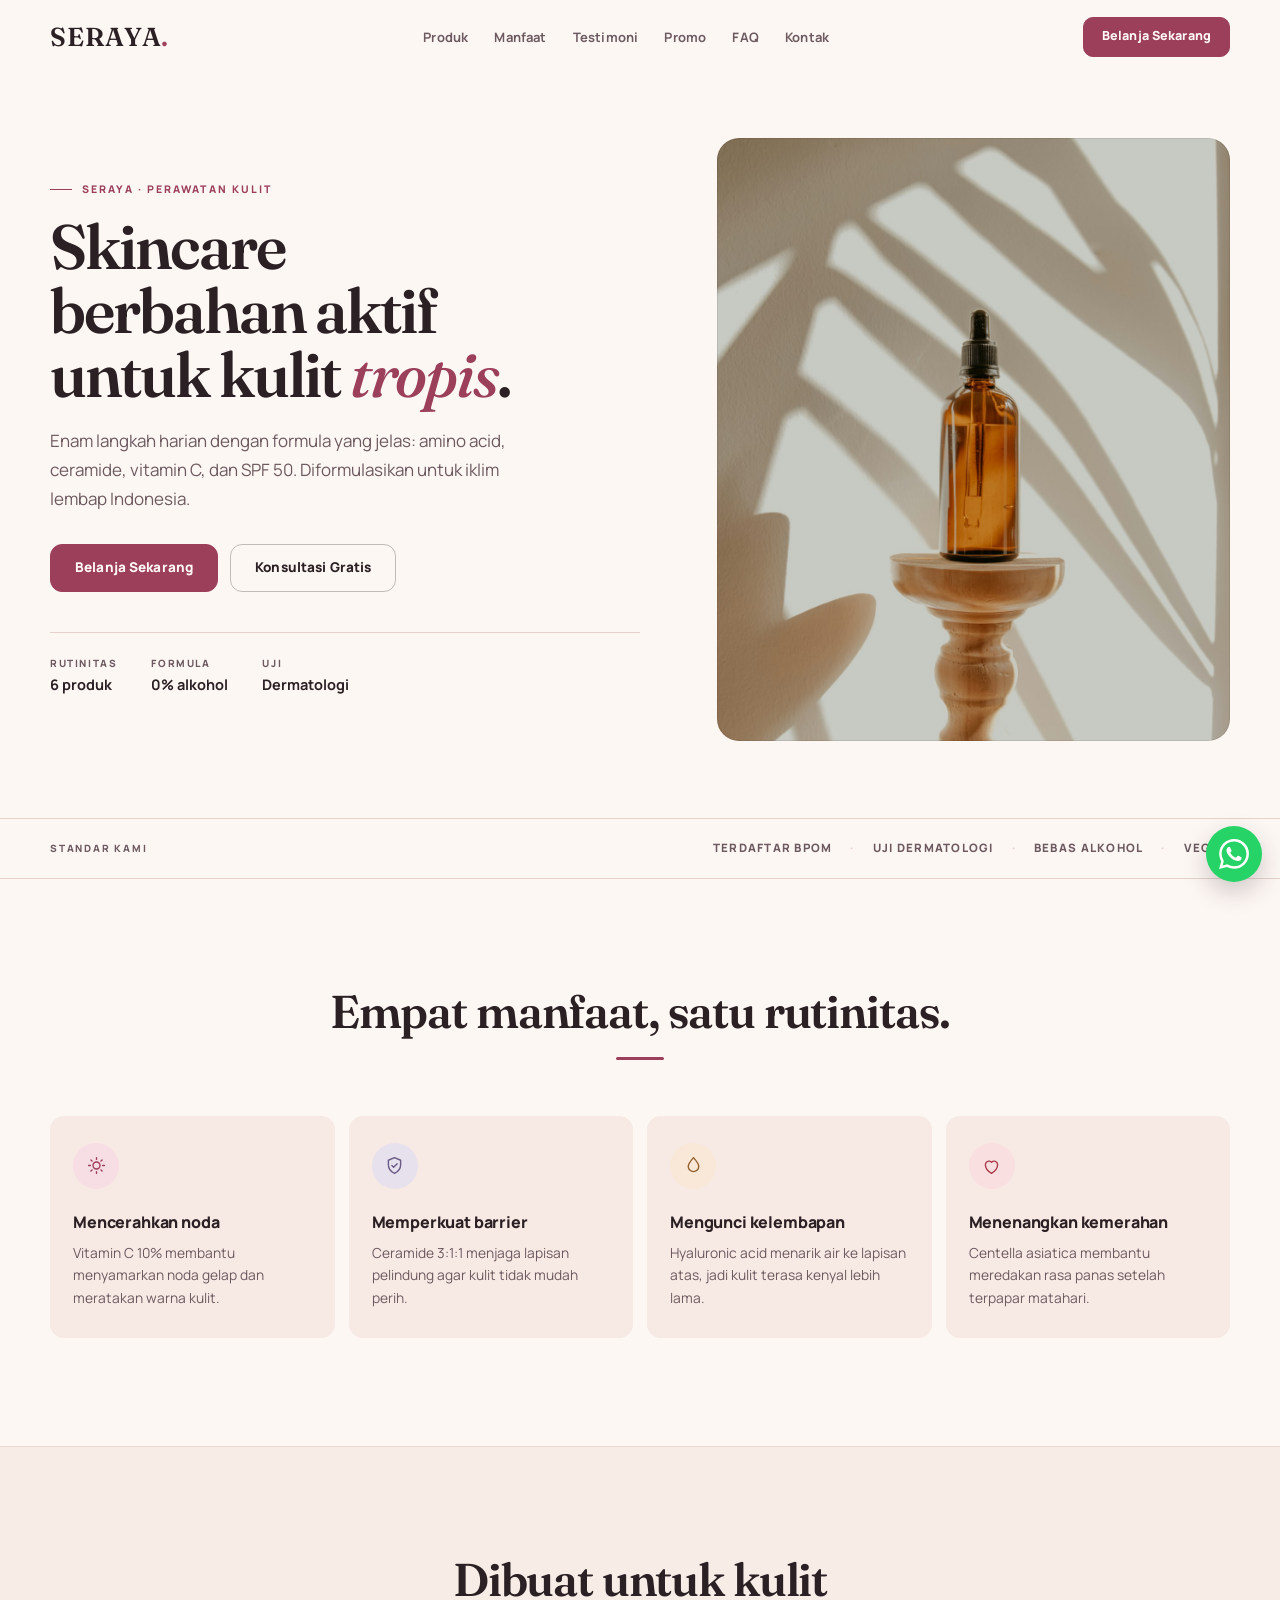
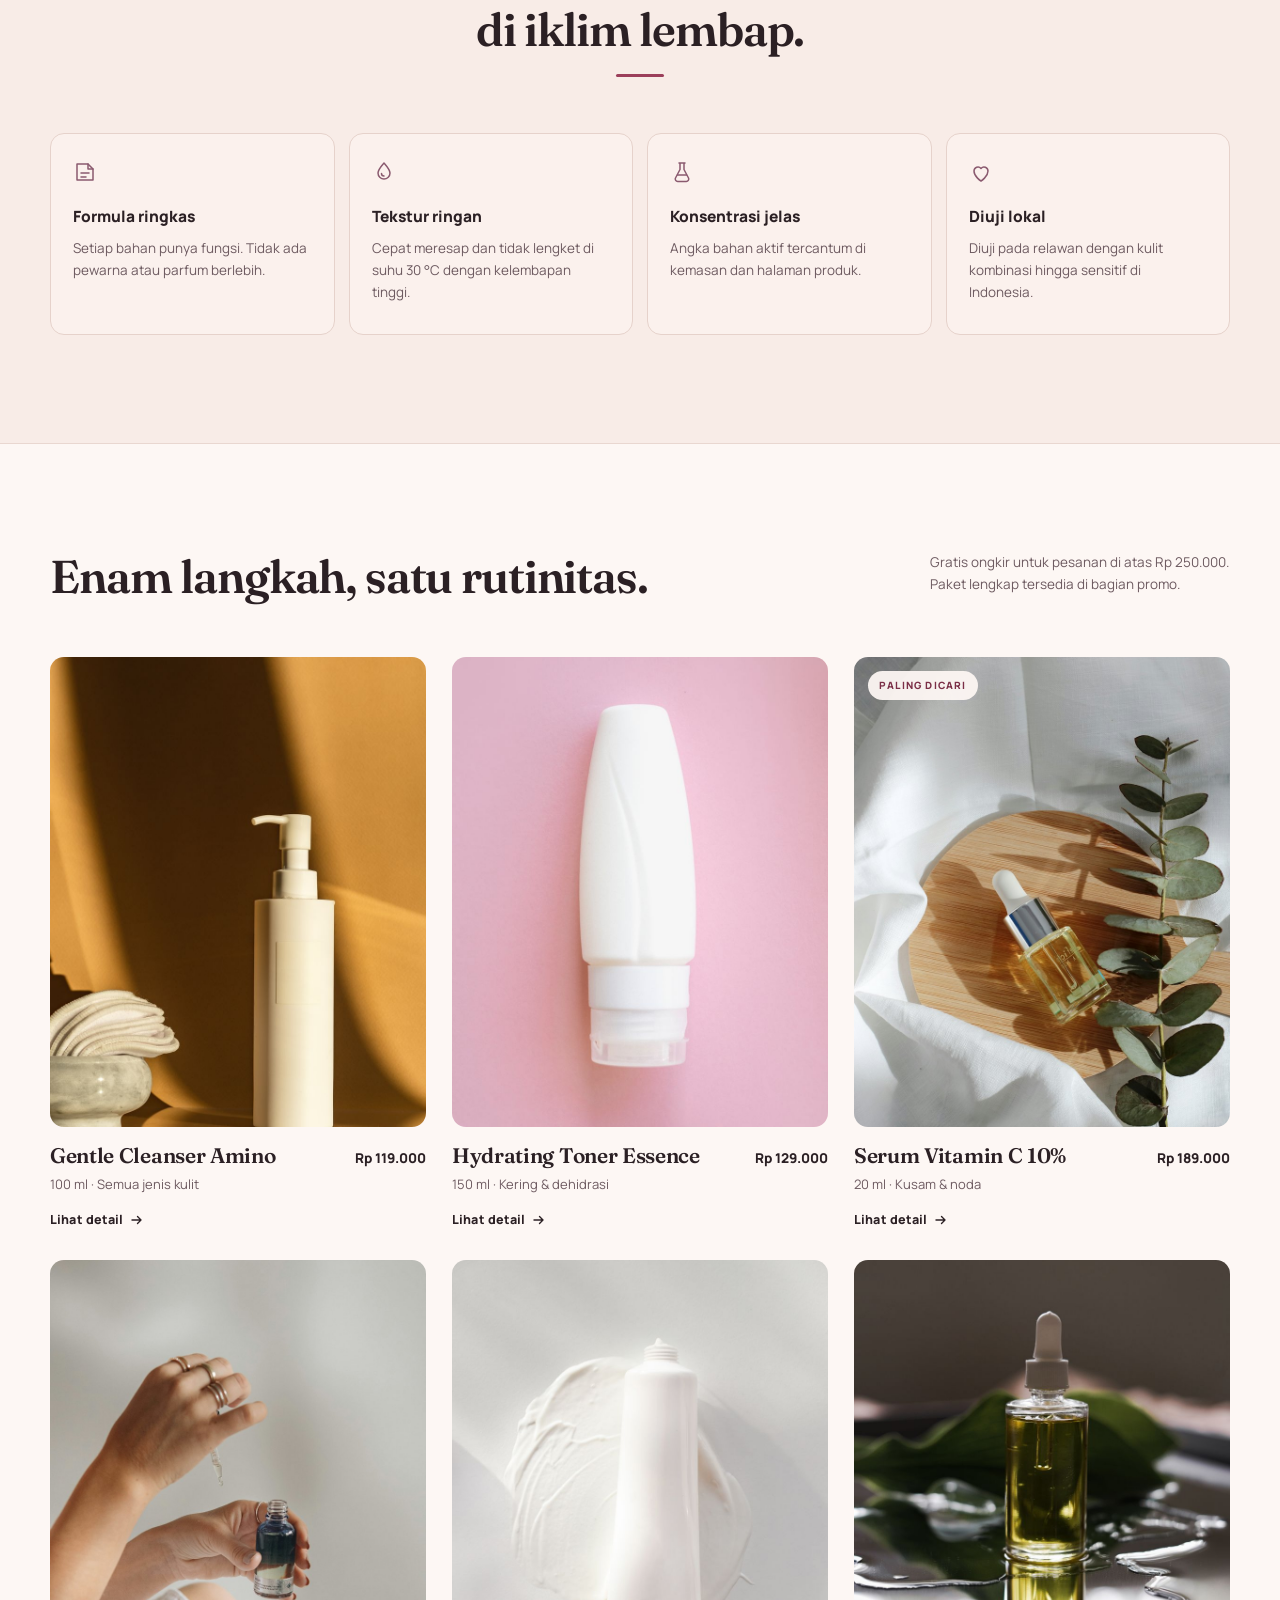
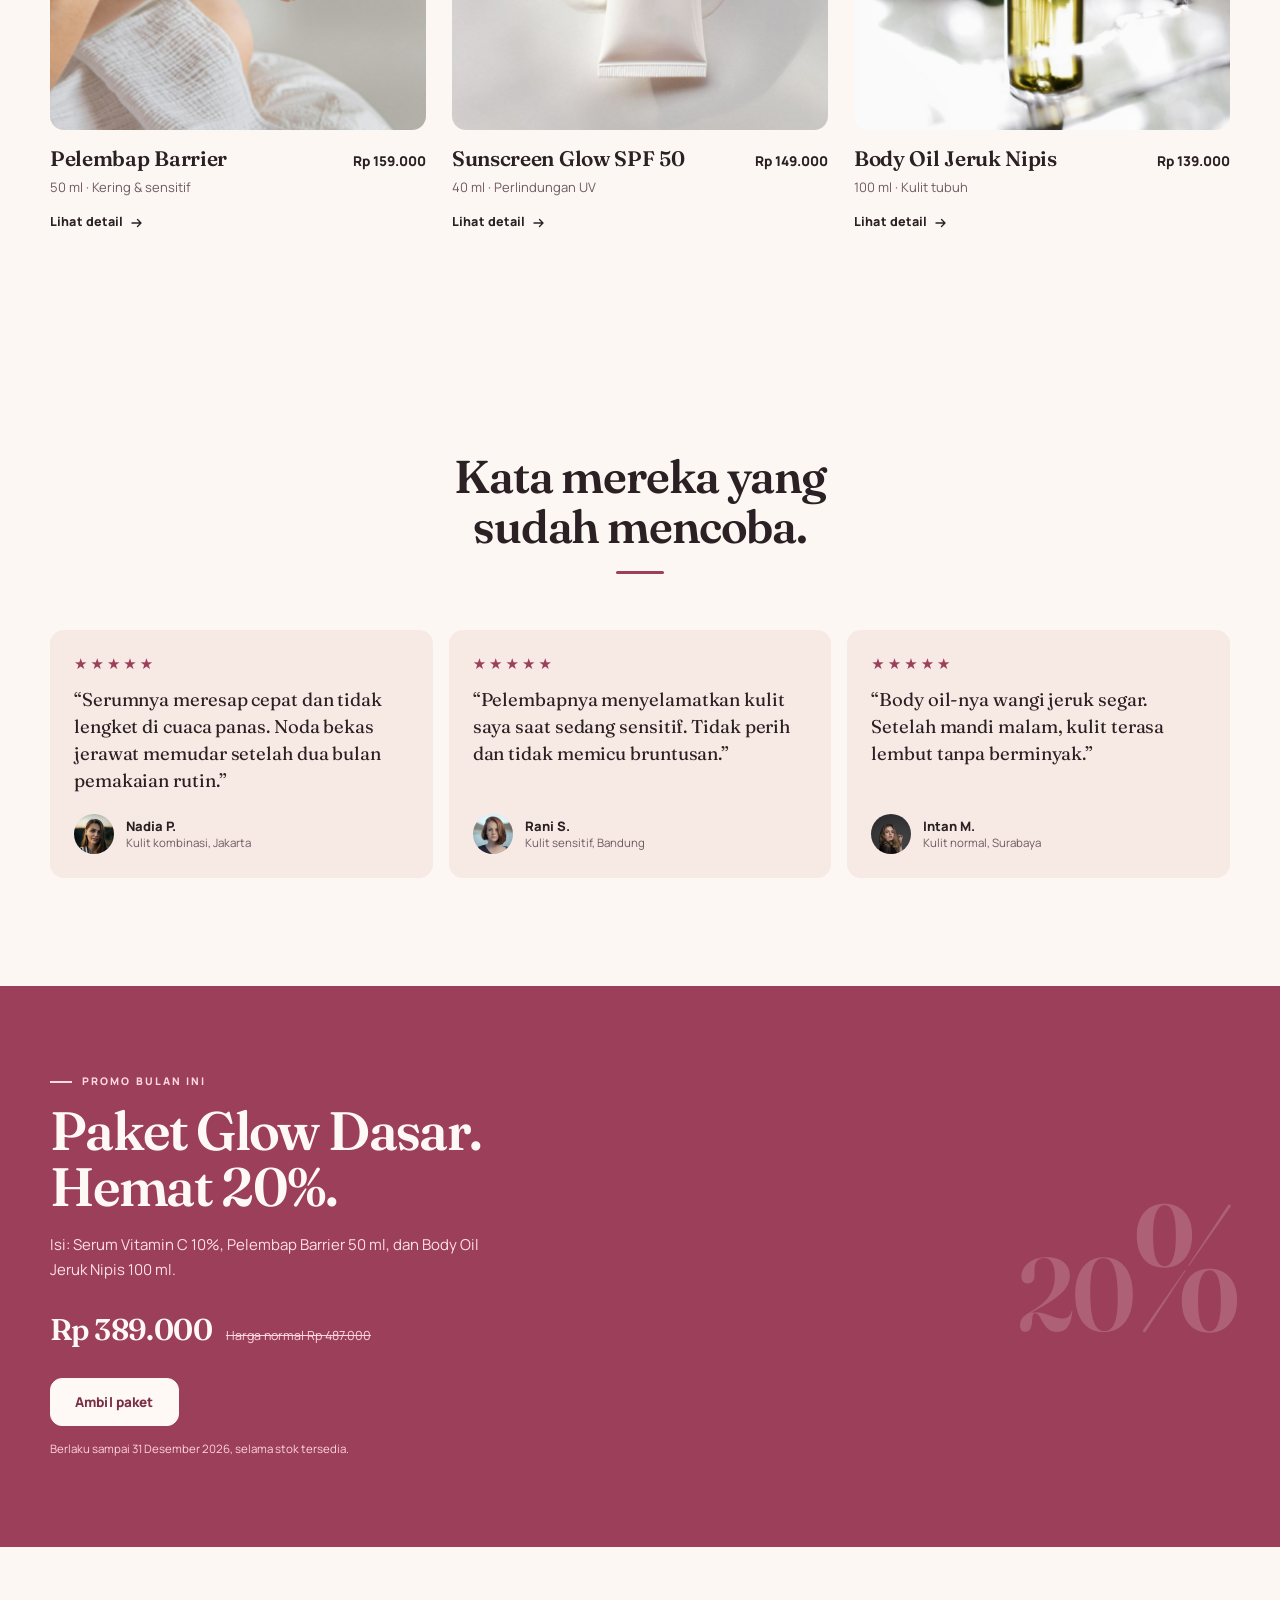
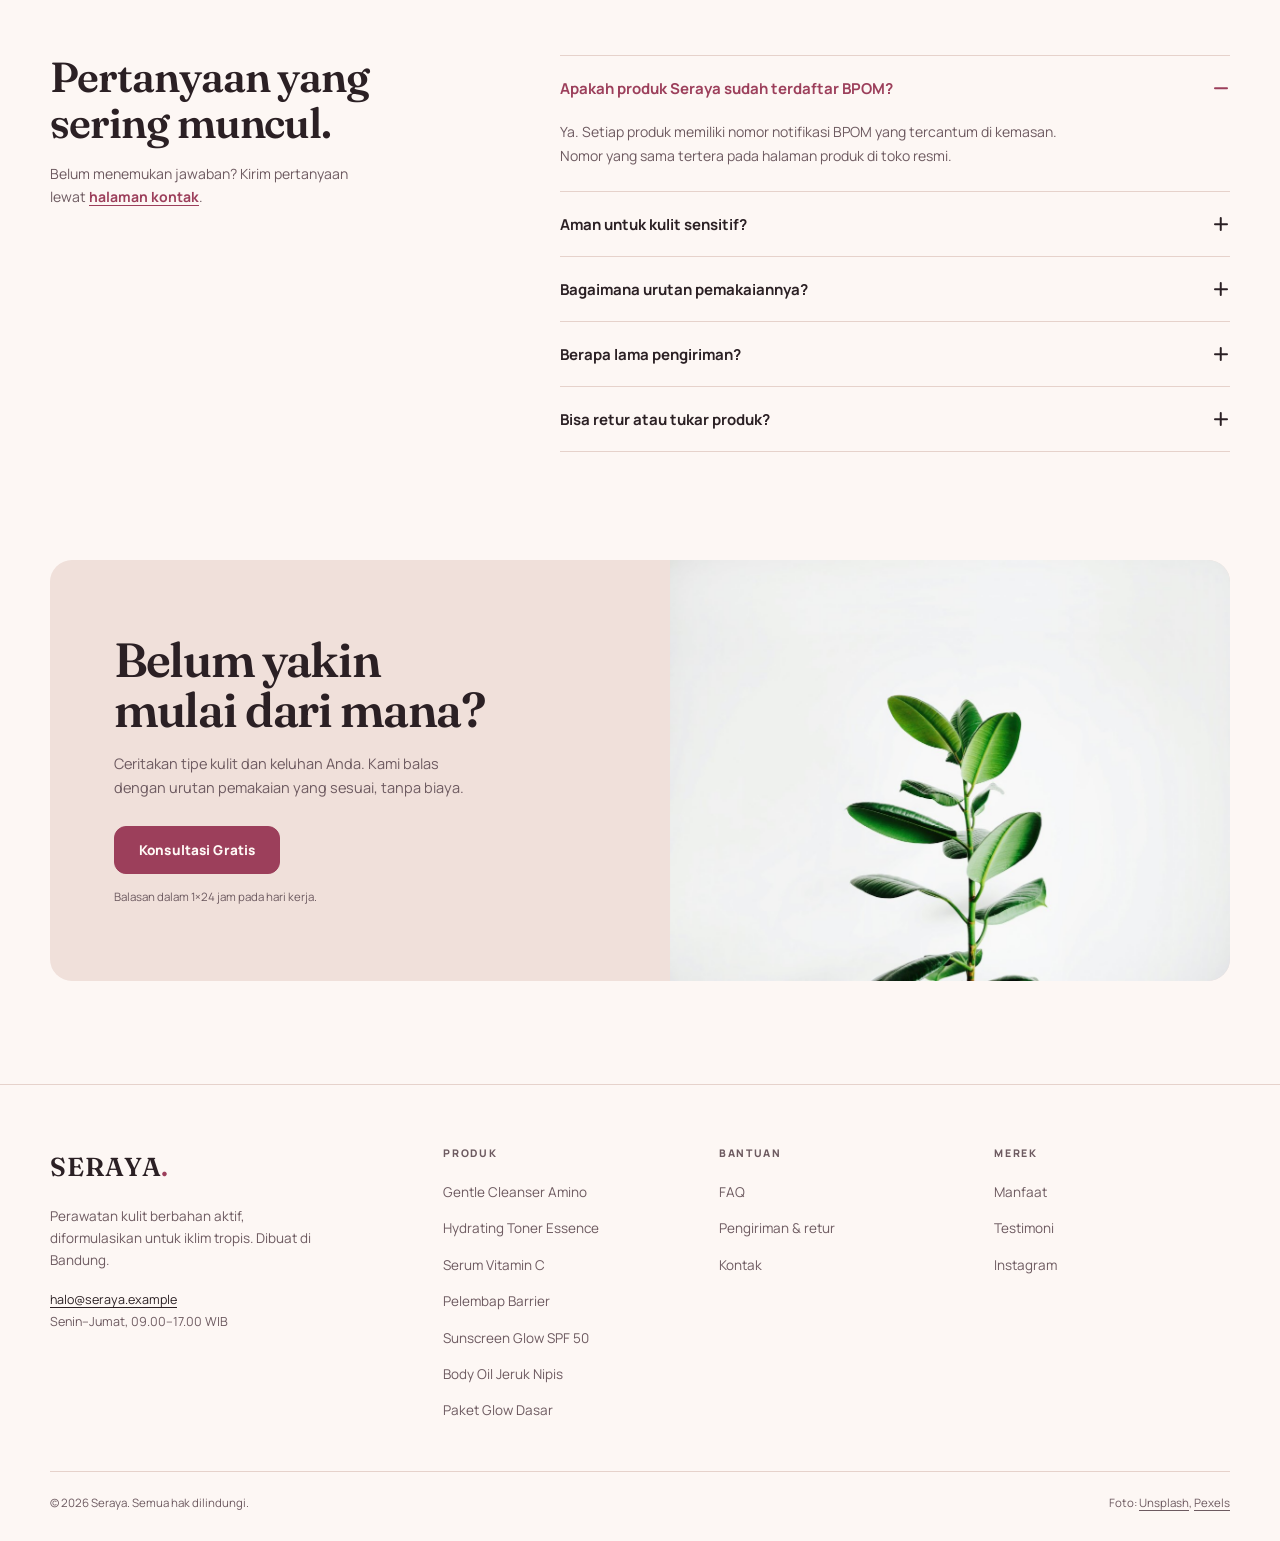
<file: index.html>
<!doctype html>
<html lang="id">
<head>
  <meta charset="utf-8">
  <meta name="viewport" content="width=device-width, initial-scale=1">
  <title>Seraya — Skincare berbahan aktif untuk kulit tropis</title>
  <meta name="description" content="Seraya membuat pembersih, toner, serum, pelembap, sunscreen, dan body oil berbahan aktif untuk kulit di iklim lembap. Terdaftar BPOM, diuji dermatologi.">
  <meta name="theme-color" content="#fdf7f4">
  <meta property="og:type" content="website">
  <meta property="og:title" content="Seraya — Skincare berbahan aktif untuk kulit tropis">
  <meta property="og:description" content="Enam langkah harian dengan formula yang jelas: amino acid, ceramide, vitamin C, dan SPF 50.">
  <meta property="og:image" content="assets/img/hero.jpg">
  <link rel="icon" href="favicon.svg" type="image/svg+xml">
  <link rel="preconnect" href="https://fonts.googleapis.com">
  <link rel="preconnect" href="https://fonts.gstatic.com" crossorigin>
  <link rel="stylesheet" href="https://fonts.googleapis.com/css2?family=Fraunces:ital,opsz,wght@0,9..144,400;0,9..144,500;0,9..144,600;1,9..144,500&family=Manrope:wght@400;500;600;700;800&display=swap">
  <link rel="stylesheet" href="assets/css/styles.css">
</head>
<body>
  <a class="skip-link" href="#main">Lewati ke konten</a>

  <header class="site-header" id="top">
    <div class="container header__inner">
      <a class="brand" href="#top" aria-label="Seraya, kembali ke atas">SERAYA<span class="brand__dot" aria-hidden="true">.</span></a>

      <nav class="nav" id="nav" aria-label="Navigasi utama">
        <ul class="nav__list">
          <li><a class="nav__link" href="#produk">Produk</a></li>
          <li><a class="nav__link" href="#manfaat">Manfaat</a></li>
          <li><a class="nav__link" href="#testimoni">Testimoni</a></li>
          <li><a class="nav__link" href="#promo">Promo</a></li>
          <li><a class="nav__link" href="#faq">FAQ</a></li>
          <li><a class="nav__link" href="#kontak">Kontak</a></li>
        </ul>
        <a class="btn btn--primary nav__cta" href="#produk">Belanja Sekarang</a>
      </nav>

      <div class="header__actions">
        <a class="btn btn--primary btn--sm" href="#produk">Belanja Sekarang</a>
        <button class="nav-toggle" type="button" aria-expanded="false" aria-controls="nav" aria-label="Buka menu">
          <span class="nav-toggle__bar" aria-hidden="true"></span>
          <span class="nav-toggle__bar" aria-hidden="true"></span>
        </button>
      </div>
    </div>
  </header>

  <main id="main">
    <section class="hero" aria-labelledby="hero-title">
      <div class="container hero__grid">
        <div class="hero__copy">
          <p class="eyebrow">Seraya · Perawatan kulit</p>
          <h1 id="hero-title">Skincare berbahan aktif untuk kulit <em>tropis</em>.</h1>
          <p class="lead">Enam langkah harian dengan formula yang jelas: amino acid, ceramide, vitamin C, dan SPF 50. Diformulasikan untuk iklim lembap Indonesia.</p>
          <div class="btn-row">
            <a class="btn btn--primary" href="#produk">Belanja Sekarang</a>
            <a class="btn btn--secondary" href="#kontak">Konsultasi Gratis</a>
          </div>
          <dl class="hero__facts">
            <div><dt>Rutinitas</dt><dd>6 produk</dd></div>
            <div><dt>Formula</dt><dd>0% alkohol</dd></div>
            <div><dt>Uji</dt><dd>Dermatologi</dd></div>
          </dl>
        </div>

        <figure class="hero__media">
          <img src="assets/img/hero.jpg" alt="Botol serum amber Seraya di atas dudukan kayu dengan bayangan daun" width="1200" height="1800" fetchpriority="high">
        </figure>
      </div>
    </section>

    <section class="trust" aria-label="Standar produk Seraya">
      <div class="container trust__row">
        <p class="trust__label">Standar kami</p>
        <ul class="trust__list">
          <li>Terdaftar BPOM</li>
          <li>Uji dermatologi</li>
          <li>Bebas alkohol</li>
          <li>Vegan</li>
        </ul>
      </div>
    </section>

    <section class="section" id="manfaat" aria-labelledby="manfaat-title">
      <div class="container">
        <header class="section-head section-head--center">
          <h2 id="manfaat-title">Empat manfaat, satu rutinitas.</h2>
          <span class="rule" aria-hidden="true"></span>
        </header>

        <div class="benefit-grid">
          <article class="benefit">
            <span class="icon icon--terra" aria-hidden="true">
              <svg viewBox="0 0 24 24" fill="none" stroke="currentColor" stroke-width="1.6" stroke-linecap="round" stroke-linejoin="round"><path d="M12 3v2M12 19v2M3 12h2M19 12h2M5.6 5.6l1.4 1.4M17 17l1.4 1.4M18.4 5.6 17 7M7 17l-1.4 1.4"/><circle cx="12" cy="12" r="4"/></svg>
            </span>
            <h3>Mencerahkan noda</h3>
            <p>Vitamin C 10% membantu menyamarkan noda gelap dan meratakan warna kulit.</p>
          </article>

          <article class="benefit">
            <span class="icon icon--sage" aria-hidden="true">
              <svg viewBox="0 0 24 24" fill="none" stroke="currentColor" stroke-width="1.6" stroke-linecap="round" stroke-linejoin="round"><path d="M12 3 5 6v5c0 4.4 3 8 7 10 4-2 7-5.6 7-10V6l-7-3Z"/><path d="m9 12 2 2 4-4"/></svg>
            </span>
            <h3>Memperkuat barrier</h3>
            <p>Ceramide 3:1:1 menjaga lapisan pelindung agar kulit tidak mudah perih.</p>
          </article>

          <article class="benefit">
            <span class="icon icon--sand" aria-hidden="true">
              <svg viewBox="0 0 24 24" fill="none" stroke="currentColor" stroke-width="1.6" stroke-linecap="round" stroke-linejoin="round"><path d="M12 3c3.5 4 6 7 6 10a6 6 0 1 1-12 0c0-3 2.5-6 6-10Z"/></svg>
            </span>
            <h3>Mengunci kelembapan</h3>
            <p>Hyaluronic acid menarik air ke lapisan atas, jadi kulit terasa kenyal lebih lama.</p>
          </article>

          <article class="benefit">
            <span class="icon icon--rose" aria-hidden="true">
              <svg viewBox="0 0 24 24" fill="none" stroke="currentColor" stroke-width="1.6" stroke-linecap="round" stroke-linejoin="round"><path d="M12 21s-7-4.3-7-10a4 4 0 0 1 7-2.6A4 4 0 0 1 19 11c0 5.7-7 10-7 10Z"/></svg>
            </span>
            <h3>Menenangkan kemerahan</h3>
            <p>Centella asiatica membantu meredakan rasa panas setelah terpapar matahari.</p>
          </article>
        </div>
      </div>
    </section>

    <section class="section section--alt" id="kenapa" aria-labelledby="kenapa-title">
      <div class="container">
        <header class="section-head section-head--center">
          <h2 id="kenapa-title">Dibuat untuk kulit di iklim lembap.</h2>
          <span class="rule" aria-hidden="true"></span>
        </header>

        <div class="value-grid">
          <article class="value">
            <span class="value__icon" aria-hidden="true">
              <svg viewBox="0 0 24 24" fill="none" stroke="currentColor" stroke-width="1.5" stroke-linecap="round" stroke-linejoin="round"><path d="M4 4h11l5 5v11H4V4Z"/><path d="M15 4v5h5M8 13h8M8 17h5"/></svg>
            </span>
            <h3>Formula ringkas</h3>
            <p>Setiap bahan punya fungsi. Tidak ada pewarna atau parfum berlebih.</p>
          </article>

          <article class="value">
            <span class="value__icon" aria-hidden="true">
              <svg viewBox="0 0 24 24" fill="none" stroke="currentColor" stroke-width="1.5" stroke-linecap="round" stroke-linejoin="round"><path d="M12 3c3.5 4 6 7 6 10a6 6 0 1 1-12 0c0-3 2.5-6 6-10Z"/><path d="M9.5 13.5a2.5 2.5 0 0 0 2.5 2.5"/></svg>
            </span>
            <h3>Tekstur ringan</h3>
            <p>Cepat meresap dan tidak lengket di suhu 30 °C dengan kelembapan tinggi.</p>
          </article>

          <article class="value">
            <span class="value__icon" aria-hidden="true">
              <svg viewBox="0 0 24 24" fill="none" stroke="currentColor" stroke-width="1.5" stroke-linecap="round" stroke-linejoin="round"><path d="M9 3h6M10 3v6.5L5.5 18a2.5 2.5 0 0 0 2.2 3.5h8.6a2.5 2.5 0 0 0 2.2-3.5L14 9.5V3"/><path d="M7.5 15h9"/></svg>
            </span>
            <h3>Konsentrasi jelas</h3>
            <p>Angka bahan aktif tercantum di kemasan dan halaman produk.</p>
          </article>

          <article class="value">
            <span class="value__icon" aria-hidden="true">
              <svg viewBox="0 0 24 24" fill="none" stroke="currentColor" stroke-width="1.5" stroke-linecap="round" stroke-linejoin="round"><path d="M12 21s-7-4.3-7-10a4 4 0 0 1 7-2.6A4 4 0 0 1 19 11c0 5.7-7 10-7 10Z"/></svg>
            </span>
            <h3>Diuji lokal</h3>
            <p>Diuji pada relawan dengan kulit kombinasi hingga sensitif di Indonesia.</p>
          </article>
        </div>
      </div>
    </section>

    <section class="section" id="produk" aria-labelledby="produk-title">
      <div class="container">
        <header class="section-head section-head--split">
          <div>
            <h2 id="produk-title">Enam langkah, satu rutinitas.</h2>
          </div>
          <p class="section-note">Gratis ongkir untuk pesanan di atas Rp 250.000. Paket lengkap tersedia di bagian promo.</p>
        </header>

        <div class="product-grid">
          <article class="product">
            <a class="product__media" href="produk.html?p=cleanser" aria-label="Lihat detail Gentle Cleanser Amino">
              <img src="assets/img/cleanser.jpg" alt="Botol pump putih di atas kain amber dengan kapas" width="800" height="1000" loading="lazy">
            </a>
            <div class="product__body">
              <div class="product__row">
                <h3>Gentle Cleanser Amino</h3>
                <span class="product__price">Rp 119.000</span>
              </div>
              <p class="product__meta">100 ml · Semua jenis kulit</p>
              <a class="link-arrow" href="produk.html?p=cleanser">Lihat detail <svg viewBox="0 0 12 12" aria-hidden="true"><path d="M1 6h9M6.5 2.5 10 6l-3.5 3.5" fill="none" stroke="currentColor" stroke-width="1.4" stroke-linecap="round" stroke-linejoin="round"/></svg></a>
            </div>
          </article>

          <article class="product">
            <a class="product__media" href="produk.html?p=toner" aria-label="Lihat detail Hydrating Toner Essence">
              <img src="assets/img/toner.jpg" alt="Botol toner putih di atas latar merah muda polos" width="800" height="1000" loading="lazy">
            </a>
            <div class="product__body">
              <div class="product__row">
                <h3>Hydrating Toner Essence</h3>
                <span class="product__price">Rp 129.000</span>
              </div>
              <p class="product__meta">150 ml · Kering &amp; dehidrasi</p>
              <a class="link-arrow" href="produk.html?p=toner">Lihat detail <svg viewBox="0 0 12 12" aria-hidden="true"><path d="M1 6h9M6.5 2.5 10 6l-3.5 3.5" fill="none" stroke="currentColor" stroke-width="1.4" stroke-linecap="round" stroke-linejoin="round"/></svg></a>
            </div>
          </article>

          <article class="product">
            <a class="product__media" href="produk.html?p=serum" aria-label="Lihat detail Serum Vitamin C 10%">
              <img src="assets/img/serum.jpg" alt="Botol dropper serum amber dengan daun eucalyptus di atas kain linen" width="800" height="1200" loading="lazy">
              <span class="product__tag">Paling dicari</span>
            </a>
            <div class="product__body">
              <div class="product__row">
                <h3>Serum Vitamin C 10%</h3>
                <span class="product__price">Rp 189.000</span>
              </div>
              <p class="product__meta">20 ml · Kusam &amp; noda</p>
              <a class="link-arrow" href="produk.html?p=serum">Lihat detail <svg viewBox="0 0 12 12" aria-hidden="true"><path d="M1 6h9M6.5 2.5 10 6l-3.5 3.5" fill="none" stroke="currentColor" stroke-width="1.4" stroke-linecap="round" stroke-linejoin="round"/></svg></a>
            </div>
          </article>

          <article class="product">
            <a class="product__media" href="produk.html?p=pelembap" aria-label="Lihat detail Pelembap Barrier">
              <img src="assets/img/pelembap.jpg" alt="Tangan memegang botol dropper biru di atas kain putih" width="800" height="1200" loading="lazy">
            </a>
            <div class="product__body">
              <div class="product__row">
                <h3>Pelembap Barrier</h3>
                <span class="product__price">Rp 159.000</span>
              </div>
              <p class="product__meta">50 ml · Kering &amp; sensitif</p>
              <a class="link-arrow" href="produk.html?p=pelembap">Lihat detail <svg viewBox="0 0 12 12" aria-hidden="true"><path d="M1 6h9M6.5 2.5 10 6l-3.5 3.5" fill="none" stroke="currentColor" stroke-width="1.4" stroke-linecap="round" stroke-linejoin="round"/></svg></a>
            </div>
          </article>

          <article class="product">
            <a class="product__media" href="produk.html?p=sunscreen" aria-label="Lihat detail Sunscreen Glow SPF 50 PA++++">
              <img src="assets/img/sunscreen.jpg" alt="Tabung sunscreen putih di atas lapisan krim dan latar terang" width="800" height="1000" loading="lazy">
            </a>
            <div class="product__body">
              <div class="product__row">
                <h3>Sunscreen Glow SPF 50</h3>
                <span class="product__price">Rp 149.000</span>
              </div>
              <p class="product__meta">40 ml · Perlindungan UV</p>
              <a class="link-arrow" href="produk.html?p=sunscreen">Lihat detail <svg viewBox="0 0 12 12" aria-hidden="true"><path d="M1 6h9M6.5 2.5 10 6l-3.5 3.5" fill="none" stroke="currentColor" stroke-width="1.4" stroke-linecap="round" stroke-linejoin="round"/></svg></a>
            </div>
          </article>

          <article class="product">
            <a class="product__media" href="produk.html?p=body-oil" aria-label="Lihat detail Body Oil Jeruk Nipis">
              <img src="assets/img/body-oil.jpg" alt="Botol dropper berisi minyak kuning di atas daun hijau" width="800" height="1200" loading="lazy">
            </a>
            <div class="product__body">
              <div class="product__row">
                <h3>Body Oil Jeruk Nipis</h3>
                <span class="product__price">Rp 139.000</span>
              </div>
              <p class="product__meta">100 ml · Kulit tubuh</p>
              <a class="link-arrow" href="produk.html?p=body-oil">Lihat detail <svg viewBox="0 0 12 12" aria-hidden="true"><path d="M1 6h9M6.5 2.5 10 6l-3.5 3.5" fill="none" stroke="currentColor" stroke-width="1.4" stroke-linecap="round" stroke-linejoin="round"/></svg></a>
            </div>
          </article>
        </div>
      </div>
    </section>

    <section class="section" id="testimoni" aria-labelledby="testimoni-title">
      <div class="container">
        <header class="section-head section-head--center">
          <h2 id="testimoni-title">Kata mereka yang sudah mencoba.</h2>
          <span class="rule" aria-hidden="true"></span>
        </header>

        <div class="testimonial-grid">
          <article class="testimonial">
            <p class="stars" role="img" aria-label="5 dari 5 bintang">★★★★★</p>
            <blockquote><p>“Serumnya meresap cepat dan tidak lengket di cuaca panas. Noda bekas jerawat memudar setelah dua bulan pemakaian rutin.”</p></blockquote>
            <div class="person">
              <img src="assets/img/avatar-1.jpg" alt="Nadia P." width="80" height="80" loading="lazy">
              <p><span class="person__name">Nadia P.</span><span class="person__role">Kulit kombinasi, Jakarta</span></p>
            </div>
          </article>

          <article class="testimonial">
            <p class="stars" role="img" aria-label="5 dari 5 bintang">★★★★★</p>
            <blockquote><p>“Pelembapnya menyelamatkan kulit saya saat sedang sensitif. Tidak perih dan tidak memicu bruntusan.”</p></blockquote>
            <div class="person">
              <img src="assets/img/avatar-2.jpg" alt="Rani S." width="80" height="80" loading="lazy">
              <p><span class="person__name">Rani S.</span><span class="person__role">Kulit sensitif, Bandung</span></p>
            </div>
          </article>

          <article class="testimonial">
            <p class="stars" role="img" aria-label="5 dari 5 bintang">★★★★★</p>
            <blockquote><p>“Body oil-nya wangi jeruk segar. Setelah mandi malam, kulit terasa lembut tanpa berminyak.”</p></blockquote>
            <div class="person">
              <img src="assets/img/avatar-3.jpg" alt="Intan M." width="80" height="80" loading="lazy">
              <p><span class="person__name">Intan M.</span><span class="person__role">Kulit normal, Surabaya</span></p>
            </div>
          </article>
        </div>
      </div>
    </section>

    <section class="promo" id="promo" aria-labelledby="promo-title">
      <div class="container promo__grid">
        <div class="promo__copy">
          <p class="eyebrow eyebrow--light">Promo bulan ini</p>
          <h2 id="promo-title">Paket Glow Dasar. Hemat 20%.</h2>
          <p class="promo__desc">Isi: Serum Vitamin C 10%, Pelembap Barrier 50 ml, dan Body Oil Jeruk Nipis 100 ml.</p>
          <p class="promo__price"><strong>Rp 389.000</strong> <span>Harga normal Rp 487.000</span></p>
          <a class="btn btn--light" href="https://wa.me/6281384634526?text=Halo%20Seraya%2C%20saya%20mau%20ambil%20Paket%20Glow%20Dasar">Ambil paket</a>
          <p class="promo__fine">Berlaku sampai 31 Desember 2026, selama stok tersedia.</p>
        </div>
        <p class="promo__badge" aria-hidden="true"><span>20</span>%</p>
      </div>
    </section>

    <section class="section" id="faq" aria-labelledby="faq-title">
      <div class="container faq__grid">
        <div class="faq__intro">
          <h2 id="faq-title">Pertanyaan yang sering muncul.</h2>
          <p class="faq__lede">Belum menemukan jawaban? Kirim pertanyaan lewat <a class="text-link" href="#kontak">halaman kontak</a>.</p>
        </div>

        <div class="faq">
          <div class="faq__item">
            <h3>
              <button class="faq__trigger" type="button" id="faq-btn-1" aria-expanded="true" aria-controls="faq-panel-1">
                Apakah produk Seraya sudah terdaftar BPOM?
                <span class="faq__sign" aria-hidden="true"></span>
              </button>
            </h3>
            <div class="faq__panel" id="faq-panel-1" role="region" aria-labelledby="faq-btn-1">
              <p>Ya. Setiap produk memiliki nomor notifikasi BPOM yang tercantum di kemasan. Nomor yang sama tertera pada halaman produk di toko resmi.</p>
            </div>
          </div>

          <div class="faq__item">
            <h3>
              <button class="faq__trigger" type="button" id="faq-btn-2" aria-expanded="false" aria-controls="faq-panel-2">
                Aman untuk kulit sensitif?
                <span class="faq__sign" aria-hidden="true"></span>
              </button>
            </h3>
            <div class="faq__panel" id="faq-panel-2" role="region" aria-labelledby="faq-btn-2" hidden>
              <p>Formula bebas alkohol dan pewarna. Tetap lakukan patch test pada rahang selama 24 jam sebelum pemakaian penuh, terutama jika kulit sedang bereaksi.</p>
            </div>
          </div>

          <div class="faq__item">
            <h3>
              <button class="faq__trigger" type="button" id="faq-btn-3" aria-expanded="false" aria-controls="faq-panel-3">
                Bagaimana urutan pemakaiannya?
                <span class="faq__sign" aria-hidden="true"></span>
              </button>
            </h3>
            <div class="faq__panel" id="faq-panel-3" role="region" aria-labelledby="faq-btn-3" hidden>
              <p>Pagi: pelembap, lalu sunscreen. Malam: serum, lalu pelembap. Body oil dipakai setelah mandi pada kulit yang masih lembap.</p>
            </div>
          </div>

          <div class="faq__item">
            <h3>
              <button class="faq__trigger" type="button" id="faq-btn-4" aria-expanded="false" aria-controls="faq-panel-4">
                Berapa lama pengiriman?
                <span class="faq__sign" aria-hidden="true"></span>
              </button>
            </h3>
            <div class="faq__panel" id="faq-panel-4" role="region" aria-labelledby="faq-btn-4" hidden>
              <p>Pesanan diproses dalam 1×24 jam pada hari kerja. Pengiriman reguler memakan 2–4 hari kerja, tergantung kota tujuan.</p>
            </div>
          </div>

          <div class="faq__item">
            <h3>
              <button class="faq__trigger" type="button" id="faq-btn-5" aria-expanded="false" aria-controls="faq-panel-5">
                Bisa retur atau tukar produk?
                <span class="faq__sign" aria-hidden="true"></span>
              </button>
            </h3>
            <div class="faq__panel" id="faq-panel-5" role="region" aria-labelledby="faq-btn-5" hidden>
              <p>Bisa dalam 7 hari setelah paket diterima, selama segel belum dibuka. Sertakan video unboxing untuk mempermudah proses.</p>
            </div>
          </div>
        </div>
      </div>
    </section>

    <section class="cta-section" id="kontak" aria-labelledby="cta-title">
      <div class="container">
        <div class="cta-card">
          <div class="cta-card__copy">
            <h2 id="cta-title">Belum yakin mulai dari mana?</h2>
            <p>Ceritakan tipe kulit dan keluhan Anda. Kami balas dengan urutan pemakaian yang sesuai, tanpa biaya.</p>
            <a class="btn btn--primary" href="mailto:halo@seraya.example?subject=Konsultasi%20kulit">Konsultasi Gratis</a>
            <p class="cta-card__fine">Balasan dalam 1×24 jam pada hari kerja.</p>
          </div>
          <div class="cta-card__media">
            <img src="assets/img/cta.jpg" alt="Daun hijau segar di atas latar putih" width="1200" height="800" loading="lazy">
          </div>
        </div>
      </div>
    </section>
  </main>

  <footer class="site-footer">
    <div class="container">
      <div class="footer__grid">
        <div class="footer__brand">
          <a class="brand" href="#top" aria-label="Seraya, kembali ke atas">SERAYA<span class="brand__dot" aria-hidden="true">.</span></a>
          <p class="footer__lede">Perawatan kulit berbahan aktif, diformulasikan untuk iklim tropis. Dibuat di Bandung.</p>
          <p class="footer__contact"><a href="mailto:halo@seraya.example">halo@seraya.example</a><br>Senin–Jumat, 09.00–17.00 WIB</p>
        </div>

        <nav class="footer__col" aria-label="Produk">
          <h2>Produk</h2>
          <ul>
            <li><a href="produk.html?p=cleanser">Gentle Cleanser Amino</a></li>
            <li><a href="produk.html?p=toner">Hydrating Toner Essence</a></li>
            <li><a href="produk.html?p=serum">Serum Vitamin C</a></li>
            <li><a href="produk.html?p=pelembap">Pelembap Barrier</a></li>
            <li><a href="produk.html?p=sunscreen">Sunscreen Glow SPF 50</a></li>
            <li><a href="produk.html?p=body-oil">Body Oil Jeruk Nipis</a></li>
            <li><a href="#promo">Paket Glow Dasar</a></li>
          </ul>
        </nav>

        <nav class="footer__col" aria-label="Bantuan">
          <h2>Bantuan</h2>
          <ul>
            <li><a href="#faq">FAQ</a></li>
            <li><a href="#faq">Pengiriman &amp; retur</a></li>
            <li><a href="#kontak">Kontak</a></li>
          </ul>
        </nav>

        <nav class="footer__col" aria-label="Merek">
          <h2>Merek</h2>
          <ul>
            <li><a href="#manfaat">Manfaat</a></li>
            <li><a href="#testimoni">Testimoni</a></li>
            <li><a href="https://www.instagram.com/" target="_blank" rel="noopener">Instagram</a></li>
          </ul>
        </nav>
      </div>

      <div class="footer__bottom">
        <p>© 2026 Seraya. Semua hak dilindungi.</p>
        <p>Foto: <a href="https://unsplash.com" target="_blank" rel="noopener">Unsplash</a>, <a href="https://www.pexels.com" target="_blank" rel="noopener">Pexels</a></p>
      </div>
    </div>
  </footer>

  <a class="wa-float" href="https://wa.me/6281384634526?text=Halo%20Seraya%2C%20saya%20mau%20tanya%20produk." target="_blank" rel="noopener" aria-label="Chat WhatsApp Seraya">
    <svg viewBox="0 0 24 24" aria-hidden="true" focusable="false"><path d="M17.472 14.382c-.297-.149-1.758-.867-2.03-.967-.273-.099-.471-.148-.67.15-.197.297-.767.966-.94 1.164-.173.199-.347.223-.644.075-.297-.15-1.255-.463-2.39-1.475-.883-.788-1.48-1.761-1.653-2.059-.173-.297-.018-.458.13-.606.134-.133.297-.347.446-.52.149-.174.198-.298.298-.497.099-.198.05-.371-.05-.52-.099-.148-.669-1.612-.916-2.207-.242-.579-.487-.5-.669-.51-.173-.008-.371-.01-.57-.01-.198 0-.52.074-.792.372-.272.297-1.04 1.016-1.04 2.479 0 1.462 1.065 2.875 1.213 3.074.149.198 2.096 3.2 5.077 4.487.709.306 1.262.489 1.694.625.712.227 1.36.195 1.872.118.571-.085 1.758-.719 2.006-1.413.248-.694.248-1.289.173-1.413-.074-.124-.272-.198-.57-.347m-5.421 7.403h-.004a9.87 9.87 0 0 1-5.031-1.378l-.361-.214-3.741.982.998-3.648-.235-.374a9.86 9.86 0 0 1-1.51-5.26c.001-5.45 4.436-9.884 9.888-9.884 2.64 0 5.122 1.03 6.988 2.898a9.825 9.825 0 0 1 2.893 6.994c-.003 5.45-4.437 9.884-9.885 9.884m8.413-18.297A11.815 11.815 0 0 0 12.05 0C5.495 0 .16 5.335.157 11.892c0 2.096.547 4.142 1.588 5.945L.057 24l6.305-1.654a11.882 11.882 0 0 0 5.683 1.448h.005c6.554 0 11.89-5.335 11.893-11.893a11.821 11.821 0 0 0-3.48-8.413Z"/></svg>
  </a>

  <script src="assets/js/main.js" defer></script>
</body>
</html>
</file>
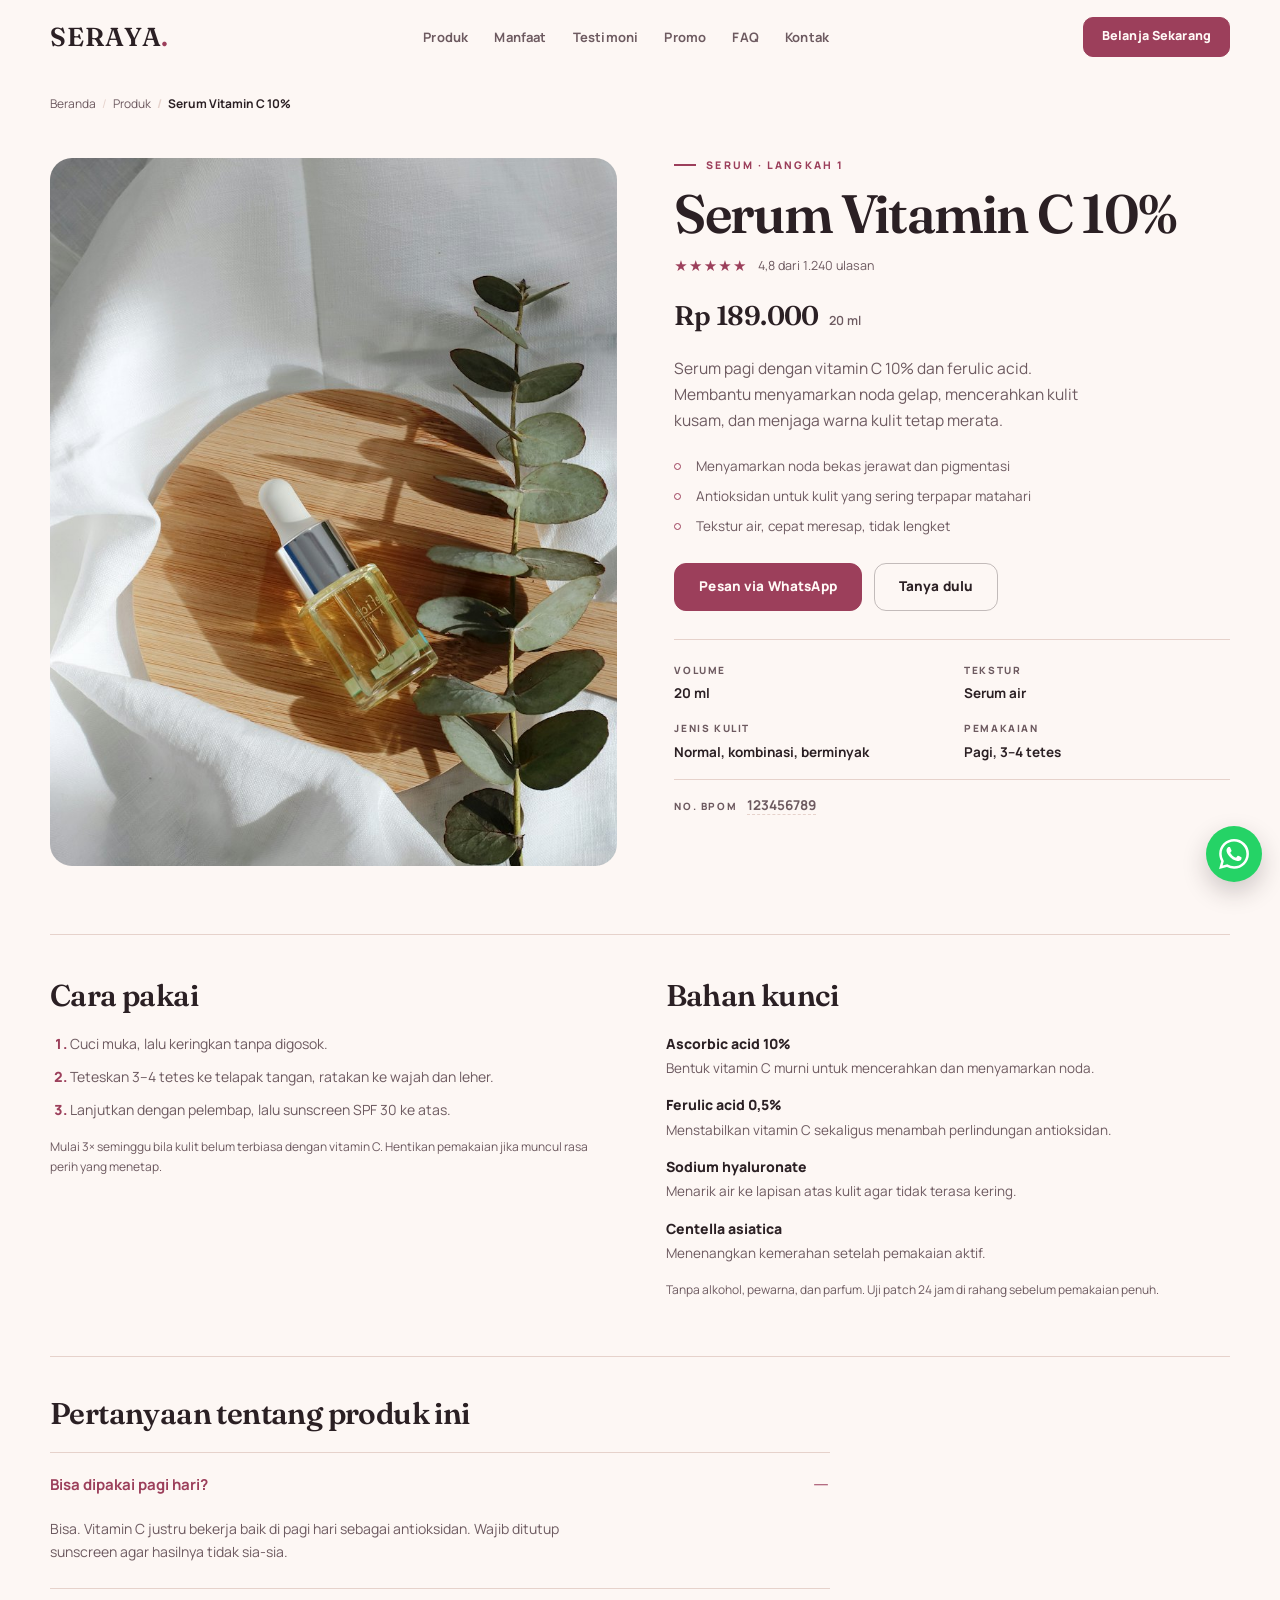
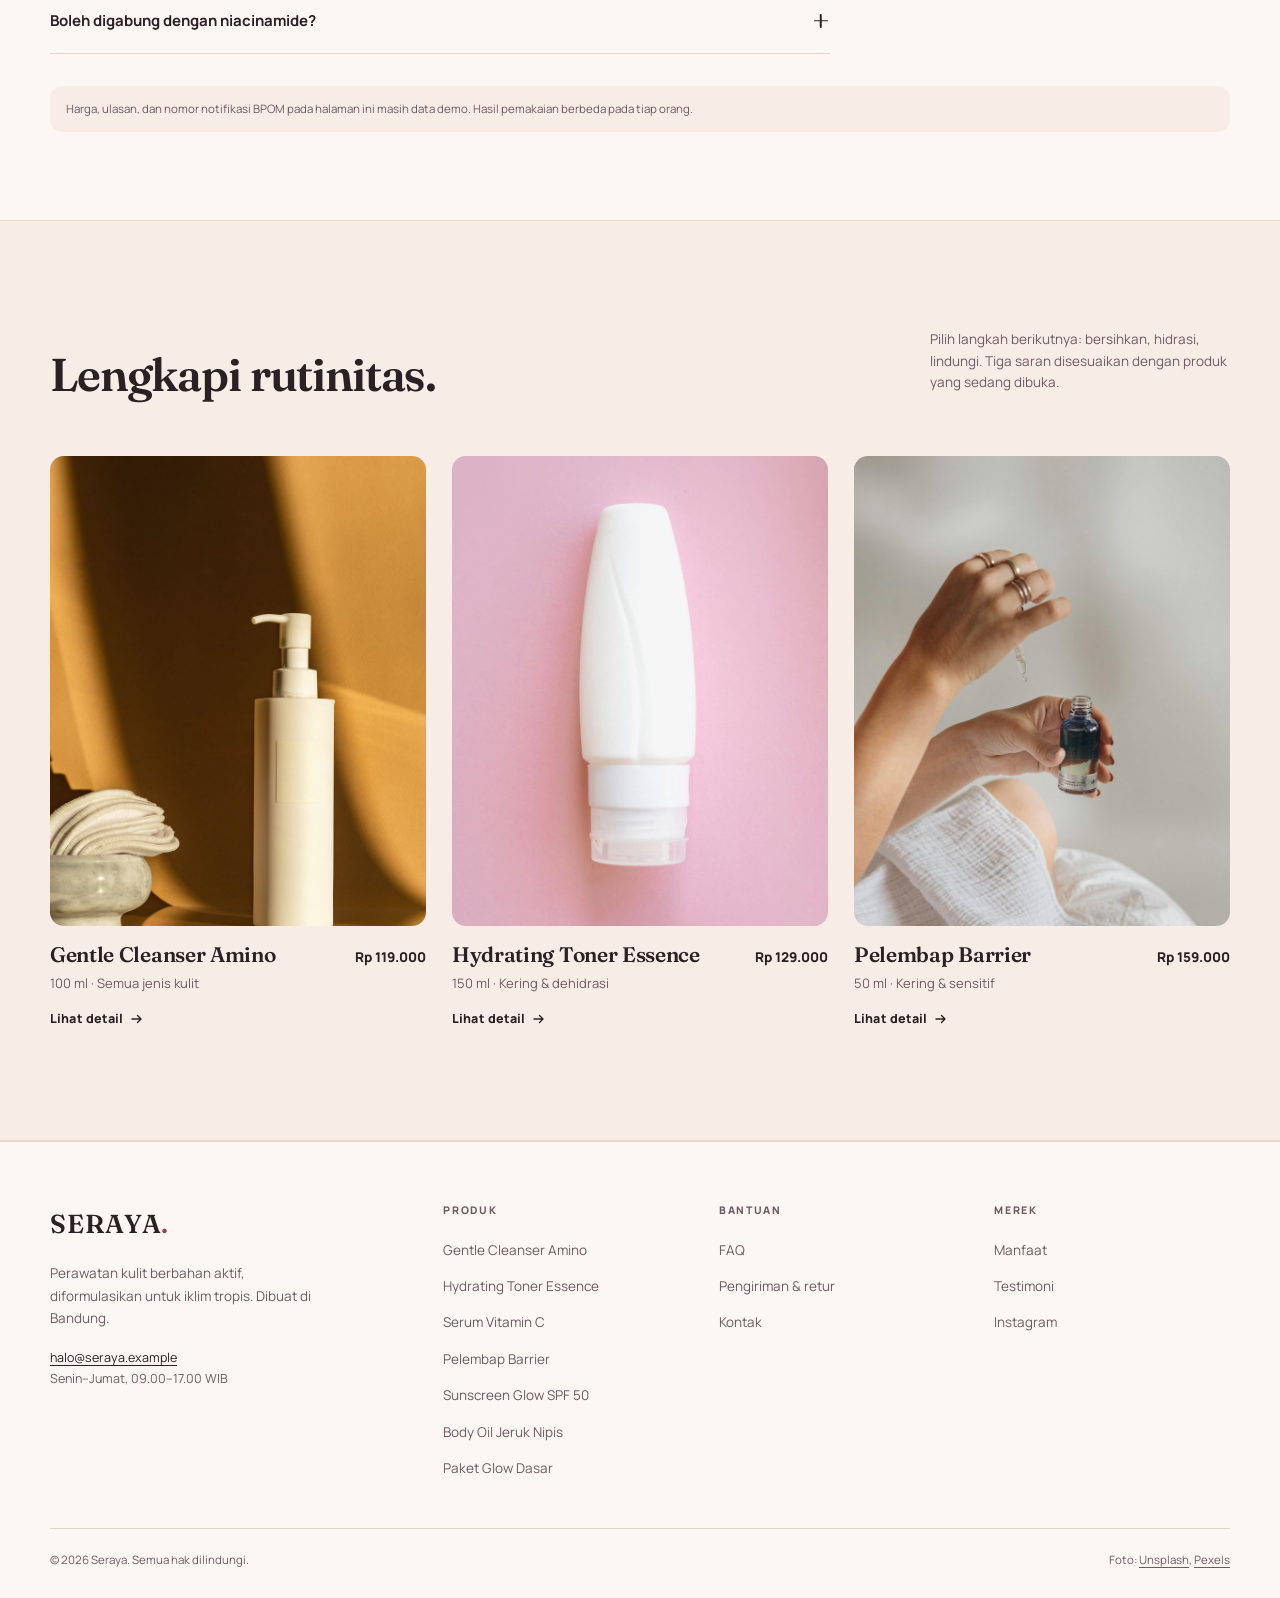
<file: produk.html>
<!doctype html>
<html lang="id">
<head>
  <meta charset="utf-8">
  <meta name="viewport" content="width=device-width, initial-scale=1">
  <title>Serum Vitamin C 10% — Seraya</title>
  <meta name="description" content="Serum Vitamin C 10% dengan ferulic acid dan centella. Tekstur ringan, 20 ml, untuk kulit kusam dan noda di iklim lembap.">
  <meta name="theme-color" content="#fdf7f4">
  <meta property="og:type" content="product">
  <meta property="og:title" content="Serum Vitamin C 10% — Seraya">
  <meta property="og:description" content="Menghidrasi sekaligus membantu menyamarkan noda gelap. 20 ml.">
  <meta property="og:image" content="assets/img/serum.jpg">
  <link rel="icon" href="favicon.svg" type="image/svg+xml">
  <link rel="preconnect" href="https://fonts.googleapis.com">
  <link rel="preconnect" href="https://fonts.gstatic.com" crossorigin>
  <link rel="stylesheet" href="https://fonts.googleapis.com/css2?family=Fraunces:ital,opsz,wght@0,9..144,400;0,9..144,500;0,9..144,600;1,9..144,500&family=Manrope:wght@400;500;600;700;800&display=swap">
  <link rel="stylesheet" href="assets/css/styles.css">
</head>
<body>
  <a class="skip-link" href="#main">Lewati ke konten</a>

  <header class="site-header" id="top">
    <div class="container header__inner">
      <a class="brand" href="index.html" aria-label="Seraya, ke beranda">SERAYA<span class="brand__dot" aria-hidden="true">.</span></a>

      <nav class="nav" id="nav" aria-label="Navigasi utama">
        <ul class="nav__list">
          <li><a class="nav__link" href="index.html#produk" aria-current="page">Produk</a></li>
          <li><a class="nav__link" href="index.html#manfaat">Manfaat</a></li>
          <li><a class="nav__link" href="index.html#testimoni">Testimoni</a></li>
          <li><a class="nav__link" href="index.html#promo">Promo</a></li>
          <li><a class="nav__link" href="index.html#faq">FAQ</a></li>
          <li><a class="nav__link" href="index.html#kontak">Kontak</a></li>
        </ul>
        <a class="btn btn--primary nav__cta" href="index.html#produk">Belanja Sekarang</a>
      </nav>

      <div class="header__actions">
        <a class="btn btn--primary btn--sm" href="index.html#produk">Belanja Sekarang</a>
        <button class="nav-toggle" type="button" aria-expanded="false" aria-controls="nav" aria-label="Buka menu">
          <span class="nav-toggle__bar" aria-hidden="true"></span>
          <span class="nav-toggle__bar" aria-hidden="true"></span>
        </button>
      </div>
    </div>
  </header>

  <main id="main">
    <div class="container">
      <nav class="crumbs" aria-label="Breadcrumb">
        <ol>
          <li><a href="index.html">Beranda</a></li>
          <li><a href="index.html#produk">Produk</a></li>
          <li aria-current="page" data-crumb>Serum Vitamin C 10%</li>
        </ol>
      </nav>
    </div>

    <!-- Serum Vitamin C 10% -->
    <article class="pdp" data-product="serum" data-name="Serum Vitamin C 10%">
      <div class="container">
        <div class="pdp__grid">
          <figure class="pdp__media">
            <img src="assets/img/serum.jpg" alt="Botol dropper serum amber di atas kain linen dengan daun eucalyptus" width="800" height="1200" fetchpriority="high">
          </figure>

          <div class="pdp__info">
            <p class="eyebrow">Serum · Langkah 1</p>
            <h1>Serum Vitamin C 10%</h1>
            <p class="pdp__rating"><span class="stars" role="img" aria-label="5 dari 5 bintang">★★★★★</span> <span>4,8 dari 1.240 ulasan</span></p>
            <p class="pdp__price">Rp 189.000 <span>20 ml</span></p>
            <p class="lead">Serum pagi dengan vitamin C 10% dan ferulic acid. Membantu menyamarkan noda gelap, mencerahkan kulit kusam, dan menjaga warna kulit tetap merata.</p>

            <ul class="pdp__keys">
              <li>Menyamarkan noda bekas jerawat dan pigmentasi</li>
              <li>Antioksidan untuk kulit yang sering terpapar matahari</li>
              <li>Tekstur air, cepat meresap, tidak lengket</li>
            </ul>

            <div class="pdp__actions">
              <a class="btn btn--primary" href="https://wa.me/6281384634526?text=Halo%20Seraya%2C%20saya%20mau%20pesan%20Serum%20Vitamin%20C%2010%25">Pesan via WhatsApp</a>
              <a class="btn btn--secondary" href="index.html#kontak">Tanya dulu</a>
            </div>

            <dl class="pdp__specs">
              <div><dt>Volume</dt><dd>20 ml</dd></div>
              <div><dt>Tekstur</dt><dd>Serum air</dd></div>
              <div><dt>Jenis kulit</dt><dd>Normal, kombinasi, berminyak</dd></div>
              <div><dt>Pemakaian</dt><dd>Pagi, 3–4 tetes</dd></div>
              <div class="pdp__spec--wide"><dt>No. BPOM</dt><dd><span class="pdp__todo">123456789</span></dd></div>
            </dl>
          </div>
        </div>

        <div class="pdp__detail">
          <section class="pdp__block" aria-labelledby="serum-cara">
            <h2 id="serum-cara">Cara pakai</h2>
            <ol class="pdp__steps">
              <li>Cuci muka, lalu keringkan tanpa digosok.</li>
              <li>Teteskan 3–4 tetes ke telapak tangan, ratakan ke wajah dan leher.</li>
              <li>Lanjutkan dengan pelembap, lalu sunscreen SPF 30 ke atas.</li>
            </ol>
            <p class="pdp__note">Mulai 3× seminggu bila kulit belum terbiasa dengan vitamin C. Hentikan pemakaian jika muncul rasa perih yang menetap.</p>
          </section>

          <section class="pdp__block" aria-labelledby="serum-bahan">
            <h2 id="serum-bahan">Bahan kunci</h2>
            <dl class="pdp__ingredients">
              <div><dt>Ascorbic acid 10%</dt><dd>Bentuk vitamin C murni untuk mencerahkan dan menyamarkan noda.</dd></div>
              <div><dt>Ferulic acid 0,5%</dt><dd>Menstabilkan vitamin C sekaligus menambah perlindungan antioksidan.</dd></div>
              <div><dt>Sodium hyaluronate</dt><dd>Menarik air ke lapisan atas kulit agar tidak terasa kering.</dd></div>
              <div><dt>Centella asiatica</dt><dd>Menenangkan kemerahan setelah pemakaian aktif.</dd></div>
            </dl>
            <p class="pdp__note">Tanpa alkohol, pewarna, dan parfum. Uji patch 24 jam di rahang sebelum pemakaian penuh.</p>
          </section>
        </div>

        <section class="pdp__block pdp__block--wide" aria-labelledby="serum-faq">
          <h2 id="serum-faq">Pertanyaan tentang produk ini</h2>
          <div class="faq">
            <div class="faq__item">
              <h3>
                <button class="faq__trigger" type="button" id="serum-faq-btn-1" aria-expanded="true" aria-controls="serum-faq-panel-1">
                  Bisa dipakai pagi hari?
                  <span class="faq__sign" aria-hidden="true"></span>
                </button>
              </h3>
              <div class="faq__panel" id="serum-faq-panel-1" role="region" aria-labelledby="serum-faq-btn-1">
                <p>Bisa. Vitamin C justru bekerja baik di pagi hari sebagai antioksidan. Wajib ditutup sunscreen agar hasilnya tidak sia-sia.</p>
              </div>
            </div>
            <div class="faq__item">
              <h3>
                <button class="faq__trigger" type="button" id="serum-faq-btn-2" aria-expanded="false" aria-controls="serum-faq-panel-2">
                  Boleh digabung dengan niacinamide?
                  <span class="faq__sign" aria-hidden="true"></span>
                </button>
              </h3>
              <div class="faq__panel" id="serum-faq-panel-2" role="region" aria-labelledby="serum-faq-btn-2" hidden>
                <p>Boleh. Beri jeda sekitar satu menit antar lapisan. Jika kulit terasa perih, pakai bergantian pagi dan malam.</p>
              </div>
            </div>
          </div>
        </section>

        <p class="pdp__disclaimer">Harga, ulasan, dan nomor notifikasi BPOM pada halaman ini masih data demo. Hasil pemakaian berbeda pada tiap orang.</p>
      </div>
    </article>

    <!-- Pelembap Barrier -->
    <article class="pdp" data-product="pelembap" data-name="Pelembap Barrier" hidden>
      <div class="container">
        <div class="pdp__grid">
          <figure class="pdp__media">
            <img src="assets/img/pelembap.jpg" alt="Tangan memegang botol dropper biru di atas kain putih" width="800" height="1200" loading="lazy">
          </figure>

          <div class="pdp__info">
            <p class="eyebrow">Pelembap · Langkah 2</p>
            <h1>Pelembap Barrier</h1>
            <p class="pdp__rating"><span class="stars" role="img" aria-label="5 dari 5 bintang">★★★★★</span> <span>4,9 dari 860 ulasan</span></p>
            <p class="pdp__price">Rp 159.000 <span>50 ml</span></p>
            <p class="lead">Krim ringan dengan ceramide 3:1:1 dan panthenol. Membantu memperbaiki lapisan pelindung kulit yang mudah perih, kering, atau bereaksi.</p>

            <ul class="pdp__keys">
              <li>Memperkuat barrier setelah pemakaian eksfoliasi</li>
              <li>Mengunci kelembapan hingga 24 jam</li>
              <li>Bebas parfum, aman untuk kulit sensitif</li>
            </ul>

            <div class="pdp__actions">
              <a class="btn btn--primary" href="https://wa.me/6281384634526?text=Halo%20Seraya%2C%20saya%20mau%20pesan%20Pelembap%20Barrier">Pesan via WhatsApp</a>
              <a class="btn btn--secondary" href="index.html#kontak">Tanya dulu</a>
            </div>

            <dl class="pdp__specs">
              <div><dt>Volume</dt><dd>50 ml</dd></div>
              <div><dt>Tekstur</dt><dd>Krim gel</dd></div>
              <div><dt>Jenis kulit</dt><dd>Kering, sensitif, kombinasi</dd></div>
              <div><dt>Pemakaian</dt><dd>Pagi &amp; malam</dd></div>
              <div class="pdp__spec--wide"><dt>No. BPOM</dt><dd><span class="pdp__todo">123456789</span></dd></div>
            </dl>
          </div>
        </div>

        <div class="pdp__detail">
          <section class="pdp__block" aria-labelledby="pelembap-cara">
            <h2 id="pelembap-cara">Cara pakai</h2>
            <ol class="pdp__steps">
              <li>Ambil seukuran kacang hijau, hangatkan di ujung jari.</li>
              <li>Tekan lembut ke wajah dan leher setelah serum meresap.</li>
              <li>Pagi hari, tutup dengan sunscreen. Malam hari, bisa dilapisi tipis lagi di area kering.</li>
            </ol>
            <p class="pdp__note">Untuk kulit sangat kering, gunakan sebagai langkah terakhir malam hari.</p>
          </section>

          <section class="pdp__block" aria-labelledby="pelembap-bahan">
            <h2 id="pelembap-bahan">Bahan kunci</h2>
            <dl class="pdp__ingredients">
              <div><dt>Ceramide NP, AP, EOP</dt><dd>Rasio 3:1:1 untuk menambal celah di lapisan pelindung kulit.</dd></div>
              <div><dt>Panthenol 5%</dt><dd>Meredakan rasa perih dan kemerahan akibat kulit dehidrasi.</dd></div>
              <div><dt>Squalane</dt><dd>Pelembut yang meniru lipid alami kulit, tidak menyumbat pori.</dd></div>
              <div><dt>Madecassoside</dt><dd>Ekstrak centella murni untuk menenangkan kulit yang bereaksi.</dd></div>
            </dl>
            <p class="pdp__note">Non-comedogenic. Uji patch 24 jam bila kulit sedang dalam kondisi sensitif.</p>
          </section>
        </div>

        <section class="pdp__block pdp__block--wide" aria-labelledby="pelembap-faq">
          <h2 id="pelembap-faq">Pertanyaan tentang produk ini</h2>
          <div class="faq">
            <div class="faq__item">
              <h3>
                <button class="faq__trigger" type="button" id="pelembap-faq-btn-1" aria-expanded="true" aria-controls="pelembap-faq-panel-1">
                  Cocok untuk kulit berminyak?
                  <span class="faq__sign" aria-hidden="true"></span>
                </button>
              </h3>
              <div class="faq__panel" id="pelembap-faq-panel-1" role="region" aria-labelledby="pelembap-faq-btn-1">
                <p>Cocok, karena teksturnya krim gel dan tidak mengandung minyak berat. Gunakan tipis saat siang dan secukupnya saat malam.</p>
              </div>
            </div>
            <div class="faq__item">
              <h3>
                <button class="faq__trigger" type="button" id="pelembap-faq-btn-2" aria-expanded="false" aria-controls="pelembap-faq-panel-2">
                  Apakah bisa menutup serum vitamin C?
                  <span class="faq__sign" aria-hidden="true"></span>
                </button>
              </h3>
              <div class="faq__panel" id="pelembap-faq-panel-2" role="region" aria-labelledby="pelembap-faq-btn-2" hidden>
                <p>Bisa, dan justru dianjurkan. Tunggu serum meresap sekitar satu menit agar tidak menggulung.</p>
              </div>
            </div>
          </div>
        </section>

        <p class="pdp__disclaimer">Harga, ulasan, dan nomor notifikasi BPOM pada halaman ini masih data demo. Hasil pemakaian berbeda pada tiap orang.</p>
      </div>
    </article>

    <!-- Body Oil Jeruk Nipis -->
    <article class="pdp" data-product="body-oil" data-name="Body Oil Jeruk Nipis" hidden>
      <div class="container">
        <div class="pdp__grid">
          <figure class="pdp__media">
            <img src="assets/img/body-oil.jpg" alt="Botol dropper berisi minyak kuning di atas daun hijau" width="800" height="1200" loading="lazy">
          </figure>

          <div class="pdp__info">
            <p class="eyebrow">Body care · Langkah 3</p>
            <h1>Body Oil Jeruk Nipis</h1>
            <p class="pdp__rating"><span class="stars" role="img" aria-label="5 dari 5 bintang">★★★★★</span> <span>4,7 dari 512 ulasan</span></p>
            <p class="pdp__price">Rp 139.000 <span>100 ml</span></p>
            <p class="lead">Minyak tubuh ringan beraroma jeruk nipis. Melembapkan tanpa rasa berminyak, cocok dipakai setelah mandi malam di iklim lembap.</p>

            <ul class="pdp__keys">
              <li>Melembapkan kulit tubuh kering dan bersisik</li>
              <li>Merata dan cepat meresap, tidak meninggalkan residu lengket</li>
              <li>Aroma jeruk nipis alami, tanpa parfum sintetis</li>
            </ul>

            <div class="pdp__actions">
              <a class="btn btn--primary" href="https://wa.me/6281384634526?text=Halo%20Seraya%2C%20saya%20mau%20pesan%20Body%20Oil%20Jeruk%20Nipis">Pesan via WhatsApp</a>
              <a class="btn btn--secondary" href="index.html#kontak">Tanya dulu</a>
            </div>

            <dl class="pdp__specs">
              <div><dt>Volume</dt><dd>100 ml</dd></div>
              <div><dt>Tekstur</dt><dd>Dry oil</dd></div>
              <div><dt>Jenis kulit</dt><dd>Semua jenis kulit tubuh</dd></div>
              <div><dt>Pemakaian</dt><dd>Malam setelah mandi</dd></div>
              <div class="pdp__spec--wide"><dt>No. BPOM</dt><dd><span class="pdp__todo">123456789</span></dd></div>
            </dl>
          </div>
        </div>

        <div class="pdp__detail">
          <section class="pdp__block" aria-labelledby="bodyoil-cara">
            <h2 id="bodyoil-cara">Cara pakai</h2>
            <ol class="pdp__steps">
              <li>Setelah mandi, keringkan kulit setengah kering.</li>
              <li>Semprot 3–4 kali ke telapak tangan, ratakan ke lengan, kaki, dan punggung.</li>
              <li>Biarkan meresap satu menit sebelum memakai pakaian.</li>
            </ol>
            <p class="pdp__note">Karena mengandung minyak jeruk, hindari pemakaian pagi hari sebelum beraktivitas di bawah matahari. Gunakan sunscreen pada kulit yang terpapar.</p>
          </section>

          <section class="pdp__block" aria-labelledby="bodyoil-bahan">
            <h2 id="bodyoil-bahan">Bahan kunci</h2>
            <dl class="pdp__ingredients">
              <div><dt>Cold-pressed lime oil</dt><dd>Minyak jeruk nipis murni untuk aroma segar dan tekstur ringan.</dd></div>
              <div><dt>Squalane 30%</dt><dd>Melembapkan tanpa menyumbat pori, berasal dari tebu.</dd></div>
              <div><dt>Vitamin E</dt><dd>Antioksidan yang membantu menjaga elastisitas kulit tubuh.</dd></div>
              <div><dt>Fractionated coconut oil</dt><dd>Membantu minyak meresap lebih cepat dan tidak lengket.</dd></div>
            </dl>
            <p class="pdp__note">Jangan dipakai pada kulit yang luka atau baru bercukur.</p>
          </section>
        </div>

        <section class="pdp__block pdp__block--wide" aria-labelledby="bodyoil-faq">
          <h2 id="bodyoil-faq">Pertanyaan tentang produk ini</h2>
          <div class="faq">
            <div class="faq__item">
              <h3>
                <button class="faq__trigger" type="button" id="bodyoil-faq-btn-1" aria-expanded="true" aria-controls="bodyoil-faq-panel-1">
                  Bisa dipakai di wajah?
                  <span class="faq__sign" aria-hidden="true"></span>
                </button>
              </h3>
              <div class="faq__panel" id="bodyoil-faq-panel-1" role="region" aria-labelledby="bodyoil-faq-btn-1">
                <p>Tidak disarankan. Formula ini dirancang untuk kulit tubuh dan aromanya cukup kuat untuk area wajah.</p>
              </div>
            </div>
            <div class="faq__item">
              <h3>
                <button class="faq__trigger" type="button" id="bodyoil-faq-btn-2" aria-expanded="false" aria-controls="bodyoil-faq-panel-2">
                  Aman untuk ibu hamil?
                  <span class="faq__sign" aria-hidden="true"></span>
                </button>
              </h3>
              <div class="faq__panel" id="bodyoil-faq-panel-2" role="region" aria-labelledby="bodyoil-faq-btn-2" hidden>
                <p>Kandungannya hanya minyak nabati dan vitamin E, tetapi konsultasikan dulu dengan dokter bila kulit sedang sensitif atau ada riwayat alergi jeruk.</p>
              </div>
            </div>
          </div>
        </section>

        <p class="pdp__disclaimer">Harga, ulasan, dan nomor notifikasi BPOM pada halaman ini masih data demo. Hasil pemakaian berbeda pada tiap orang.</p>
      </div>
    </article>

    <!-- Gentle Cleanser Amino -->
    <article class="pdp" data-product="cleanser" data-name="Gentle Cleanser Amino" hidden>
      <div class="container">
        <div class="pdp__grid">
          <figure class="pdp__media">
            <img src="assets/img/cleanser.jpg" alt="Botol pump putih di atas kain amber dengan kapas" width="800" height="1000" loading="lazy">
          </figure>

          <div class="pdp__info">
            <p class="eyebrow">Pembersih · Pagi &amp; malam</p>
            <h1>Gentle Cleanser Amino</h1>
            <p class="pdp__rating"><span class="stars" role="img" aria-label="5 dari 5 bintang">★★★★★</span> <span>4,8 dari 846 ulasan</span></p>
            <p class="pdp__price">Rp 119.000 <span>100 ml</span></p>
            <p class="lead">Gel pembersih lembut dengan amino acid surfactant. Mengangkat sisa sunscreen dan minyak tanpa membuat kulit terasa kencang setelah dibilas.</p>

            <ul class="pdp__keys">
              <li>Membersihkan tanpa menghilangkan kelembapan alami kulit</li>
              <li>Busa halus, mudah dibilas, tidak meninggalkan residu</li>
              <li>pH 5,5, mendekati pH kulit</li>
            </ul>

            <div class="pdp__actions">
              <a class="btn btn--primary" href="https://wa.me/6281384634526?text=Halo%20Seraya%2C%20saya%20mau%20pesan%20Gentle%20Cleanser%20Amino">Pesan via WhatsApp</a>
              <a class="btn btn--secondary" href="index.html#kontak">Tanya dulu</a>
            </div>

            <dl class="pdp__specs">
              <div><dt>Volume</dt><dd>100 ml</dd></div>
              <div><dt>Tekstur</dt><dd>Gel bening</dd></div>
              <div><dt>Jenis kulit</dt><dd>Semua, termasuk sensitif</dd></div>
              <div><dt>Pemakaian</dt><dd>Pagi &amp; malam, 1–2 pump</dd></div>
              <div class="pdp__spec--wide"><dt>No. BPOM</dt><dd><span class="pdp__todo">123456789</span></dd></div>
            </dl>
          </div>
        </div>

        <div class="pdp__detail">
          <section class="pdp__block" aria-labelledby="cleanser-cara">
            <h2 id="cleanser-cara">Cara pakai</h2>
            <ol class="pdp__steps">
              <li>Basahi wajah dengan air hangat.</li>
              <li>Tuang 1–2 pump ke telapak tangan, busakan, pijat lembut 30 detik.</li>
              <li>Bilas hingga bersih, lanjutkan dengan toner.</li>
            </ol>
            <p class="pdp__note">Untuk kulit sangat kering, cukup satu kali sehari di malam hari.</p>
          </section>

          <section class="pdp__block" aria-labelledby="cleanser-bahan">
            <h2 id="cleanser-bahan">Bahan kunci</h2>
            <dl class="pdp__ingredients">
              <div><dt>Sodium cocoyl glycinate</dt><dd>Surfaktan amino acid yang membersihkan tanpa merusak lapisan barrier.</dd></div>
              <div><dt>Glycerin 8%</dt><dd>Menahan air di kulit agar tidak terasa kering setelah dibilas.</dd></div>
              <div><dt>Panthenol 2%</dt><dd>Menenangkan kemerahan dan membantu kulit terasa lebih nyaman.</dd></div>
              <div><dt>Centella asiatica</dt><dd>Meredakan iritasi ringan pada kulit reaktif.</dd></div>
            </dl>
            <p class="pdp__note">Tanpa SLS, pewarna, dan parfum. Uji patch bila kulit sedang reaktif.</p>
          </section>
        </div>

        <section class="pdp__block pdp__block--wide" aria-labelledby="cleanser-faq">
          <h2 id="cleanser-faq">Pertanyaan tentang produk ini</h2>
          <div class="faq">
            <div class="faq__item">
              <h3>
                <button class="faq__trigger" type="button" id="cleanser-faq-btn-1" aria-expanded="true" aria-controls="cleanser-faq-panel-1">
                  Bisa mengangkat sunscreen?
                  <span class="faq__sign" aria-hidden="true"></span>
                </button>
              </h3>
              <div class="faq__panel" id="cleanser-faq-panel-1" role="region" aria-labelledby="cleanser-faq-btn-1">
                <p>Bisa untuk sunscreen harian dan makeup ringan. Untuk sunscreen water-resistant atau makeup tebal, pakai cleansing balm lebih dulu.</p>
              </div>
            </div>
            <div class="faq__item">
              <h3>
                <button class="faq__trigger" type="button" id="cleanser-faq-btn-2" aria-expanded="false" aria-controls="cleanser-faq-panel-2">
                  Aman untuk kulit berjerawat?
                  <span class="faq__sign" aria-hidden="true"></span>
                </button>
              </h3>
              <div class="faq__panel" id="cleanser-faq-panel-2" role="region" aria-labelledby="cleanser-faq-btn-2" hidden>
                <p>Aman. Formula tanpa minyak dan pewarna, pH mendekati kulit. Hindari menggosok area jerawat yang sedang meradang.</p>
              </div>
            </div>
          </div>
        </section>

        <p class="pdp__disclaimer">Harga, ulasan, dan nomor notifikasi BPOM pada halaman ini masih data demo. Hasil pemakaian berbeda pada tiap orang.</p>
      </div>
    </article>

    <!-- Hydrating Toner Essence -->
    <article class="pdp" data-product="toner" data-name="Hydrating Toner Essence" hidden>
      <div class="container">
        <div class="pdp__grid">
          <figure class="pdp__media">
            <img src="assets/img/toner.jpg" alt="Botol toner putih di atas latar merah muda polos" width="800" height="1000" loading="lazy">
          </figure>

          <div class="pdp__info">
            <p class="eyebrow">Toner · Setelah cuci muka</p>
            <h1>Hydrating Toner Essence</h1>
            <p class="pdp__rating"><span class="stars" role="img" aria-label="5 dari 5 bintang">★★★★★</span> <span>4,7 dari 689 ulasan</span></p>
            <p class="pdp__price">Rp 129.000 <span>150 ml</span></p>
            <p class="lead">Toner-essence dengan hyaluronic acid dan panthenol. Lapisan hidrasi pertama setelah cuci muka, membuat serum lebih mudah menyebar dan tidak terasa lengket.</p>

            <ul class="pdp__keys">
              <li>Menambah hidrasi tanpa alkohol dan pewangi</li>
              <li>Tekstur air sedikit kental, cepat meresap</li>
              <li>Bisa dilapis 2–3 kali untuk kulit sangat kering</li>
            </ul>

            <div class="pdp__actions">
              <a class="btn btn--primary" href="https://wa.me/6281384634526?text=Halo%20Seraya%2C%20saya%20mau%20pesan%20Hydrating%20Toner%20Essence">Pesan via WhatsApp</a>
              <a class="btn btn--secondary" href="index.html#kontak">Tanya dulu</a>
            </div>

            <dl class="pdp__specs">
              <div><dt>Volume</dt><dd>150 ml</dd></div>
              <div><dt>Tekstur</dt><dd>Air kental</dd></div>
              <div><dt>Jenis kulit</dt><dd>Kering &amp; dehidrasi</dd></div>
              <div><dt>Pemakaian</dt><dd>Pagi &amp; malam, 2–3 lapis</dd></div>
              <div class="pdp__spec--wide"><dt>No. BPOM</dt><dd><span class="pdp__todo">123456789</span></dd></div>
            </dl>
          </div>
        </div>

        <div class="pdp__detail">
          <section class="pdp__block" aria-labelledby="toner-cara">
            <h2 id="toner-cara">Cara pakai</h2>
            <ol class="pdp__steps">
              <li>Cuci muka, lalu keringkan tanpa digosok.</li>
              <li>Tuang 3–4 tetes ke telapak tangan, tekan lembut ke wajah dan leher.</li>
              <li>Ulangi bila kulit masih terasa kering, lalu lanjutkan dengan serum.</li>
            </ol>
            <p class="pdp__note">Tidak perlu kapas. Tepuk pelan, jangan digosok.</p>
          </section>

          <section class="pdp__block" aria-labelledby="toner-bahan">
            <h2 id="toner-bahan">Bahan kunci</h2>
            <dl class="pdp__ingredients">
              <div><dt>Hyaluronic acid 3 bobot</dt><dd>Menarik air di lapisan berbeda agar hidrasi bertahan lebih lama.</dd></div>
              <div><dt>Panthenol 2%</dt><dd>Menenangkan kulit setelah pembersih dan aktivitas luar ruangan.</dd></div>
              <div><dt>Beta-glucan</dt><dd>Membantu memperkuat barrier dan mengurangi rasa kering.</dd></div>
              <div><dt>Glycerin</dt><dd>Pelembap dasar yang ringan dan tidak menyumbat pori.</dd></div>
            </dl>
            <p class="pdp__note">Tanpa alkohol denat, pewarna, dan parfum.</p>
          </section>
        </div>

        <section class="pdp__block pdp__block--wide" aria-labelledby="toner-faq">
          <h2 id="toner-faq">Pertanyaan tentang produk ini</h2>
          <div class="faq">
            <div class="faq__item">
              <h3>
                <button class="faq__trigger" type="button" id="toner-faq-btn-1" aria-expanded="true" aria-controls="toner-faq-panel-1">
                  Perlu pakai kapas?
                  <span class="faq__sign" aria-hidden="true"></span>
                </button>
              </h3>
              <div class="faq__panel" id="toner-faq-panel-1" role="region" aria-labelledby="toner-faq-btn-1">
                <p>Tidak. Tuang ke telapak tangan lalu tekan lembut ke wajah. Kapas cenderung menyerap produk dan menggesek kulit.</p>
              </div>
            </div>
            <div class="faq__item">
              <h3>
                <button class="faq__trigger" type="button" id="toner-faq-btn-2" aria-expanded="false" aria-controls="toner-faq-panel-2">
                  Cocok untuk kulit berminyak?
                  <span class="faq__sign" aria-hidden="true"></span>
                </button>
              </h3>
              <div class="faq__panel" id="toner-faq-panel-2" role="region" aria-labelledby="toner-faq-btn-2" hidden>
                <p>Cocok. Teksturnya ringan dan bebas minyak. Gunakan satu lapis, lalu lanjutkan dengan pelembap berbahan gel.</p>
              </div>
            </div>
          </div>
        </section>

        <p class="pdp__disclaimer">Harga, ulasan, dan nomor notifikasi BPOM pada halaman ini masih data demo. Hasil pemakaian berbeda pada tiap orang.</p>
      </div>
    </article>

    <!-- Sunscreen Glow SPF 50 PA++++ -->
    <article class="pdp" data-product="sunscreen" data-name="Sunscreen Glow SPF 50 PA++++" hidden>
      <div class="container">
        <div class="pdp__grid">
          <figure class="pdp__media">
            <img src="assets/img/sunscreen.jpg" alt="Tabung sunscreen putih di atas lapisan krim dan latar terang" width="800" height="1000" loading="lazy">
          </figure>

          <div class="pdp__info">
            <p class="eyebrow">Perlindungan · Langkah terakhir pagi</p>
            <h1>Sunscreen Glow SPF 50 PA++++</h1>
            <p class="pdp__rating"><span class="stars" role="img" aria-label="5 dari 5 bintang">★★★★★</span> <span>4,9 dari 1.512 ulasan</span></p>
            <p class="pdp__price">Rp 149.000 <span>40 ml</span></p>
            <p class="lead">Sunscreen hybrid SPF 50 PA++++ dengan tekstur ringan dan hasil akhir satin. Tidak white cast, cukup dioles ulang setiap 2–3 jam saat beraktivitas di luar.</p>

            <ul class="pdp__keys">
              <li>Melindungi dari sinar UVA dan UVB</li>
              <li>Tidak lengket dan tidak meninggalkan white cast</li>
              <li>Bisa dipakai sebagai base makeup</li>
            </ul>

            <div class="pdp__actions">
              <a class="btn btn--primary" href="https://wa.me/6281384634526?text=Halo%20Seraya%2C%20saya%20mau%20pesan%20Sunscreen%20Glow%20SPF%2050">Pesan via WhatsApp</a>
              <a class="btn btn--secondary" href="index.html#kontak">Tanya dulu</a>
            </div>

            <dl class="pdp__specs">
              <div><dt>Volume</dt><dd>40 ml</dd></div>
              <div><dt>Tekstur</dt><dd>Lotion ringan</dd></div>
              <div><dt>Jenis kulit</dt><dd>Semua jenis kulit</dd></div>
              <div><dt>Pemakaian</dt><dd>Pagi, ulang tiap 2–3 jam</dd></div>
              <div class="pdp__spec--wide"><dt>No. BPOM</dt><dd><span class="pdp__todo">123456789</span></dd></div>
            </dl>
          </div>
        </div>

        <div class="pdp__detail">
          <section class="pdp__block" aria-labelledby="sunscreen-cara">
            <h2 id="sunscreen-cara">Cara pakai</h2>
            <ol class="pdp__steps">
              <li>Oleskan sebagai langkah terakhir rutinitas pagi.</li>
              <li>Pakai sekitar dua ruas jari untuk wajah dan leher.</li>
              <li>Oles ulang setiap 2–3 jam bila beraktivitas di luar ruangan.</li>
            </ol>
            <p class="pdp__note">Tetap pakai di dalam ruangan dekat jendela. Ganti produk 12 bulan setelah tabung dibuka.</p>
          </section>

          <section class="pdp__block" aria-labelledby="sunscreen-bahan">
            <h2 id="sunscreen-bahan">Bahan kunci</h2>
            <dl class="pdp__ingredients">
              <div><dt>Zinc oxide 10%</dt><dd>Filter fisik untuk spektrum UVA yang lebar.</dd></div>
              <div><dt>Tinosorb S</dt><dd>Filter modern yang stabil dan membantu cakupan UVB.</dd></div>
              <div><dt>Niacinamide 2%</dt><dd>Membantu meratakan warna kulit dan memperkuat barrier.</dd></div>
              <div><dt>Vitamin E</dt><dd>Antioksidan yang melengkapi perlindungan dari radikal bebas.</dd></div>
            </dl>
            <p class="pdp__note">Warna putih saat dipakai berasal dari filter mineral dan akan menyatu setelah diratakan.</p>
          </section>
        </div>

        <section class="pdp__block pdp__block--wide" aria-labelledby="sunscreen-faq">
          <h2 id="sunscreen-faq">Pertanyaan tentang produk ini</h2>
          <div class="faq">
            <div class="faq__item">
              <h3>
                <button class="faq__trigger" type="button" id="sunscreen-faq-btn-1" aria-expanded="true" aria-controls="sunscreen-faq-panel-1">
                  Bisa dipakai di bawah makeup?
                  <span class="faq__sign" aria-hidden="true"></span>
                </button>
              </h3>
              <div class="faq__panel" id="sunscreen-faq-panel-1" role="region" aria-labelledby="sunscreen-faq-btn-1">
                <p>Bisa. Tunggu sekitar satu menit sampai meresap sebelum memakai foundation atau cushion.</p>
              </div>
            </div>
            <div class="faq__item">
              <h3>
                <button class="faq__trigger" type="button" id="sunscreen-faq-btn-2" aria-expanded="false" aria-controls="sunscreen-faq-panel-2">
                  Perlu dibersihkan dengan double cleanse?
                  <span class="faq__sign" aria-hidden="true"></span>
                </button>
              </h3>
              <div class="faq__panel" id="sunscreen-faq-panel-2" role="region" aria-labelledby="sunscreen-faq-btn-2" hidden>
                <p>Disarankan, terutama bila beraktivitas di luar ruangan atau memakai makeup di atasnya. Lanjutkan dengan Gentle Cleanser Amino.</p>
              </div>
            </div>
          </div>
        </section>

        <p class="pdp__disclaimer">Harga, ulasan, dan nomor notifikasi BPOM pada halaman ini masih data demo. Hasil pemakaian berbeda pada tiap orang.</p>
      </div>
    </article>

    <section class="section section--alt" aria-labelledby="lain-title">
      <div class="container">
        <header class="section-head section-head--split">
          <div>
            <h2 id="lain-title">Lengkapi rutinitas.</h2>
          </div>
          <p class="section-note">Pilih langkah berikutnya: bersihkan, hidrasi, lindungi. Tiga saran disesuaikan dengan produk yang sedang dibuka.</p>
        </header>

        <div class="product-grid">
          <article class="product" data-cross="cleanser">
            <a class="product__media" href="produk.html?p=cleanser" aria-label="Lihat detail Gentle Cleanser Amino">
              <img src="assets/img/cleanser.jpg" alt="Botol pump putih di atas kain amber dengan kapas" width="800" height="1000" loading="lazy">
            </a>
            <div class="product__body">
              <div class="product__row">
                <h3>Gentle Cleanser Amino</h3>
                <span class="product__price">Rp 119.000</span>
              </div>
              <p class="product__meta">100 ml · Semua jenis kulit</p>
              <a class="link-arrow" href="produk.html?p=cleanser">Lihat detail <svg viewBox="0 0 12 12" aria-hidden="true"><path d="M1 6h9M6.5 2.5 10 6l-3.5 3.5" fill="none" stroke="currentColor" stroke-width="1.4" stroke-linecap="round" stroke-linejoin="round"/></svg></a>
            </div>
          </article>

          <article class="product" data-cross="toner">
            <a class="product__media" href="produk.html?p=toner" aria-label="Lihat detail Hydrating Toner Essence">
              <img src="assets/img/toner.jpg" alt="Botol toner putih di atas latar merah muda polos" width="800" height="1000" loading="lazy">
            </a>
            <div class="product__body">
              <div class="product__row">
                <h3>Hydrating Toner Essence</h3>
                <span class="product__price">Rp 129.000</span>
              </div>
              <p class="product__meta">150 ml · Kering &amp; dehidrasi</p>
              <a class="link-arrow" href="produk.html?p=toner">Lihat detail <svg viewBox="0 0 12 12" aria-hidden="true"><path d="M1 6h9M6.5 2.5 10 6l-3.5 3.5" fill="none" stroke="currentColor" stroke-width="1.4" stroke-linecap="round" stroke-linejoin="round"/></svg></a>
            </div>
          </article>

          <article class="product" data-cross="serum">
            <a class="product__media" href="produk.html?p=serum" aria-label="Lihat detail Serum Vitamin C 10%">
              <img src="assets/img/serum.jpg" alt="Botol dropper serum amber di atas kain linen" width="800" height="1200" loading="lazy">
              <span class="product__tag">Paling dicari</span>
            </a>
            <div class="product__body">
              <div class="product__row">
                <h3>Serum Vitamin C 10%</h3>
                <span class="product__price">Rp 189.000</span>
              </div>
              <p class="product__meta">20 ml · Kusam &amp; noda</p>
              <a class="link-arrow" href="produk.html?p=serum">Lihat detail <svg viewBox="0 0 12 12" aria-hidden="true"><path d="M1 6h9M6.5 2.5 10 6l-3.5 3.5" fill="none" stroke="currentColor" stroke-width="1.4" stroke-linecap="round" stroke-linejoin="round"/></svg></a>
            </div>
          </article>

          <article class="product" data-cross="pelembap">
            <a class="product__media" href="produk.html?p=pelembap" aria-label="Lihat detail Pelembap Barrier">
              <img src="assets/img/pelembap.jpg" alt="Tangan memegang botol dropper biru di atas kain putih" width="800" height="1200" loading="lazy">
            </a>
            <div class="product__body">
              <div class="product__row">
                <h3>Pelembap Barrier</h3>
                <span class="product__price">Rp 159.000</span>
              </div>
              <p class="product__meta">50 ml · Kering &amp; sensitif</p>
              <a class="link-arrow" href="produk.html?p=pelembap">Lihat detail <svg viewBox="0 0 12 12" aria-hidden="true"><path d="M1 6h9M6.5 2.5 10 6l-3.5 3.5" fill="none" stroke="currentColor" stroke-width="1.4" stroke-linecap="round" stroke-linejoin="round"/></svg></a>
            </div>
          </article>

          <article class="product" data-cross="sunscreen">
            <a class="product__media" href="produk.html?p=sunscreen" aria-label="Lihat detail Sunscreen Glow SPF 50 PA++++">
              <img src="assets/img/sunscreen.jpg" alt="Tabung sunscreen putih di atas lapisan krim dan latar terang" width="800" height="1000" loading="lazy">
            </a>
            <div class="product__body">
              <div class="product__row">
                <h3>Sunscreen Glow SPF 50</h3>
                <span class="product__price">Rp 149.000</span>
              </div>
              <p class="product__meta">40 ml · Perlindungan UV</p>
              <a class="link-arrow" href="produk.html?p=sunscreen">Lihat detail <svg viewBox="0 0 12 12" aria-hidden="true"><path d="M1 6h9M6.5 2.5 10 6l-3.5 3.5" fill="none" stroke="currentColor" stroke-width="1.4" stroke-linecap="round" stroke-linejoin="round"/></svg></a>
            </div>
          </article>

          <article class="product" data-cross="body-oil">
        </div>
      </div>
    </section>
  </main>

  <footer class="site-footer">
    <div class="container">
      <div class="footer__grid">
        <div class="footer__brand">
          <a class="brand" href="index.html" aria-label="Seraya, ke beranda">SERAYA<span class="brand__dot" aria-hidden="true">.</span></a>
          <p class="footer__lede">Perawatan kulit berbahan aktif, diformulasikan untuk iklim tropis. Dibuat di Bandung.</p>
          <p class="footer__contact"><a href="mailto:halo@seraya.example">halo@seraya.example</a><br>Senin–Jumat, 09.00–17.00 WIB</p>
        </div>

        <nav class="footer__col" aria-label="Produk">
          <h2>Produk</h2>
          <ul>
            <li><a href="produk.html?p=cleanser">Gentle Cleanser Amino</a></li>
            <li><a href="produk.html?p=toner">Hydrating Toner Essence</a></li>
            <li><a href="produk.html?p=serum">Serum Vitamin C</a></li>
            <li><a href="produk.html?p=pelembap">Pelembap Barrier</a></li>
            <li><a href="produk.html?p=sunscreen">Sunscreen Glow SPF 50</a></li>
            <li><a href="produk.html?p=body-oil">Body Oil Jeruk Nipis</a></li>
            <li><a href="index.html#promo">Paket Glow Dasar</a></li>
          </ul>
        </nav>

        <nav class="footer__col" aria-label="Bantuan">
          <h2>Bantuan</h2>
          <ul>
            <li><a href="index.html#faq">FAQ</a></li>
            <li><a href="index.html#faq">Pengiriman &amp; retur</a></li>
            <li><a href="index.html#kontak">Kontak</a></li>
          </ul>
        </nav>

        <nav class="footer__col" aria-label="Merek">
          <h2>Merek</h2>
          <ul>
            <li><a href="index.html#manfaat">Manfaat</a></li>
            <li><a href="index.html#testimoni">Testimoni</a></li>
            <li><a href="https://www.instagram.com/" target="_blank" rel="noopener">Instagram</a></li>
          </ul>
        </nav>
      </div>

      <div class="footer__bottom">
        <p>© 2026 Seraya. Semua hak dilindungi.</p>
        <p>Foto: <a href="https://unsplash.com" target="_blank" rel="noopener">Unsplash</a>, <a href="https://www.pexels.com" target="_blank" rel="noopener">Pexels</a></p>
      </div>
    </div>
  </footer>

  <a class="wa-float" href="https://wa.me/6281384634526?text=Halo%20Seraya%2C%20saya%20mau%20tanya%20produk." target="_blank" rel="noopener" aria-label="Chat WhatsApp Seraya">
    <svg viewBox="0 0 24 24" aria-hidden="true" focusable="false"><path d="M17.472 14.382c-.297-.149-1.758-.867-2.03-.967-.273-.099-.471-.148-.67.15-.197.297-.767.966-.94 1.164-.173.199-.347.223-.644.075-.297-.15-1.255-.463-2.39-1.475-.883-.788-1.48-1.761-1.653-2.059-.173-.297-.018-.458.13-.606.134-.133.297-.347.446-.52.149-.174.198-.298.298-.497.099-.198.05-.371-.05-.52-.099-.148-.669-1.612-.916-2.207-.242-.579-.487-.5-.669-.51-.173-.008-.371-.01-.57-.01-.198 0-.52.074-.792.372-.272.297-1.04 1.016-1.04 2.479 0 1.462 1.065 2.875 1.213 3.074.149.198 2.096 3.2 5.077 4.487.709.306 1.262.489 1.694.625.712.227 1.36.195 1.872.118.571-.085 1.758-.719 2.006-1.413.248-.694.248-1.289.173-1.413-.074-.124-.272-.198-.57-.347m-5.421 7.403h-.004a9.87 9.87 0 0 1-5.031-1.378l-.361-.214-3.741.982.998-3.648-.235-.374a9.86 9.86 0 0 1-1.51-5.26c.001-5.45 4.436-9.884 9.888-9.884 2.64 0 5.122 1.03 6.988 2.898a9.825 9.825 0 0 1 2.893 6.994c-.003 5.45-4.437 9.884-9.885 9.884m8.413-18.297A11.815 11.815 0 0 0 12.05 0C5.495 0 .16 5.335.157 11.892c0 2.096.547 4.142 1.588 5.945L.057 24l6.305-1.654a11.882 11.882 0 0 0 5.683 1.448h.005c6.554 0 11.89-5.335 11.893-11.893a11.821 11.821 0 0 0-3.48-8.413Z"/></svg>
  </a>

  <script src="assets/js/main.js" defer></script>
</body>
</html>
</file>
<file: assets/css/styles.css>
:root {
  --bg: #fdf7f4;
  --bg-2: #f8ece7;
  --surface: #f4e3dd;
  --ink: #2b2024;
  --ink-2: #6d5a60;
  --line: #e6d2cb;
  --accent: #9c3f5b;
  --accent-dark: #7b2f47;
  --sage: #8a5a6f;
  --cream: #fff9f6;
  --shadow: rgba(43, 32, 36, 0.07);
  --radius: 14px;
  --radius-lg: 22px;
  --max: 1180px;
  --gutter: 24px;
  --header-h: 74px;
  --font-display: "Fraunces", Georgia, "Times New Roman", serif;
  --font-body: "Manrope", system-ui, -apple-system, "Segoe UI", sans-serif;
}

*,
*::before,
*::after {
  box-sizing: border-box;
}

html {
  scroll-behavior: smooth;
  scroll-padding-top: calc(var(--header-h) + 24px);
  -webkit-text-size-adjust: 100%;
}

body {
  margin: 0;
  background: var(--bg);
  color: var(--ink);
  font-family: var(--font-body);
  font-size: 16px;
  line-height: 1.65;
  -webkit-font-smoothing: antialiased;
  overflow-x: clip;
}

body.no-scroll {
  overflow: hidden;
}

img {
  display: block;
  max-width: 100%;
}

h1,
h2,
h3,
p,
dl,
dd,
figure,
blockquote {
  margin: 0;
}

ul {
  margin: 0;
  padding: 0;
  list-style: none;
}

a {
  color: inherit;
}

button {
  font: inherit;
  color: inherit;
}

::selection {
  background: var(--accent);
  color: var(--cream);
}

:focus-visible {
  outline: 2px solid var(--accent);
  outline-offset: 3px;
  border-radius: 4px;
}

.container {
  width: min(100% - (var(--gutter) * 2), var(--max));
  margin-inline: auto;
}

.skip-link {
  position: fixed;
  top: 10px;
  left: 10px;
  z-index: 100;
  padding: 12px 18px;
  border-radius: 10px;
  background: var(--ink);
  color: var(--cream);
  font-size: 13px;
  font-weight: 700;
  text-decoration: none;
  transform: translateY(-160%);
  transition: transform 0.2s ease;
}

.skip-link:focus-visible {
  transform: translateY(0);
}

/* ---------- Header ---------- */

.site-header {
  position: sticky;
  top: 0;
  z-index: 60;
  height: var(--header-h);
  background: var(--bg);
  border-bottom: 1px solid transparent;
  transition: border-color 0.25s ease, box-shadow 0.25s ease;
}

.site-header.is-scrolled {
  border-bottom-color: var(--line);
  box-shadow: 0 6px 24px var(--shadow);
}

.header__inner {
  height: 100%;
  display: flex;
  align-items: center;
  justify-content: space-between;
  gap: 24px;
}

.brand {
  display: inline-flex;
  align-items: center;
  min-height: 44px;
  font-family: var(--font-display);
  font-size: 26px;
  font-weight: 600;
  letter-spacing: 0.035em;
  line-height: 1;
  text-decoration: none;
  white-space: nowrap;
}

.brand__dot {
  color: var(--accent);
}

.nav {
  display: flex;
  align-items: center;
  gap: 28px;
}

.nav__list {
  display: flex;
  align-items: center;
  gap: 26px;
}

.nav__link {
  position: relative;
  font-size: 13px;
  font-weight: 700;
  letter-spacing: 0.015em;
  color: var(--ink-2);
  text-decoration: none;
  padding: 6px 0;
  transition: color 0.2s ease;
}

.nav__link::after {
  content: "";
  position: absolute;
  left: 0;
  right: 0;
  bottom: 0;
  height: 1.5px;
  background: var(--accent);
  transform: scaleX(0);
  transform-origin: left;
  transition: transform 0.25s ease;
}

.nav__link:hover {
  color: var(--ink);
}

.nav__link:hover::after {
  transform: scaleX(1);
}

.nav .nav__cta {
  display: none;
}

.header__actions {
  display: flex;
  align-items: center;
  gap: 14px;
}

.nav-toggle {
  display: none;
  width: 44px;
  height: 44px;
  padding: 0;
  border: 1px solid var(--line);
  border-radius: 50%;
  background: transparent;
  cursor: pointer;
  align-items: center;
  justify-content: center;
  flex-direction: column;
  gap: 6px;
  transition: background 0.2s ease, border-color 0.2s ease;
}

.nav-toggle:hover {
  background: var(--surface);
}

.nav-toggle__bar {
  display: block;
  width: 18px;
  height: 1.5px;
  border-radius: 2px;
  background: var(--ink);
  transition: transform 0.25s ease;
}

/* ---------- Buttons ---------- */

.btn {
  display: inline-flex;
  align-items: center;
  justify-content: center;
  gap: 10px;
  min-height: 48px;
  padding: 0 24px;
  border: 1px solid transparent;
  border-radius: 12px;
  font-size: 13.5px;
  font-weight: 800;
  letter-spacing: 0.01em;
  text-decoration: none;
  cursor: pointer;
  transition: background 0.2s ease, color 0.2s ease, border-color 0.2s ease, transform 0.18s ease, box-shadow 0.18s ease;
}

.btn--primary {
  background: var(--accent);
  border-color: var(--accent);
  color: var(--cream);
}

.btn--primary:hover {
  background: var(--accent-dark);
  border-color: var(--accent-dark);
  transform: translateY(-1px);
  box-shadow: 0 10px 22px rgba(123, 47, 71, 0.2);
}

.btn--secondary {
  border-color: rgba(43, 32, 36, 0.28);
  color: var(--ink);
}

.btn--secondary:hover {
  background: var(--ink);
  border-color: var(--ink);
  color: var(--cream);
  transform: translateY(-1px);
}

.btn--light {
  background: var(--cream);
  border-color: var(--cream);
  color: var(--accent-dark);
}

.btn--light:hover {
  background: #fffbf9;
  border-color: #fffbf9;
  transform: translateY(-1px);
  box-shadow: 0 10px 22px rgba(43, 26, 32, 0.18);
}

.btn--sm {
  min-height: 40px;
  padding: 0 18px;
  font-size: 12.5px;
  border-radius: 10px;
}

.btn:active {
  transform: translateY(1px);
  box-shadow: none;
}

.btn-row {
  display: flex;
  flex-wrap: wrap;
  gap: 12px;
  margin-top: 30px;
}

/* ---------- Type helpers ---------- */

.eyebrow {
  display: flex;
  align-items: center;
  gap: 10px;
  font-size: 10.5px;
  font-weight: 800;
  letter-spacing: 0.2em;
  line-height: 1.4;
  text-transform: uppercase;
  color: var(--accent);
}

.eyebrow::before {
  content: "";
  width: 22px;
  height: 1.5px;
  background: currentColor;
  flex: none;
}

.eyebrow--light {
  color: #ffd8e2;
}

.lead {
  font-size: 17px;
  line-height: 1.7;
  color: var(--ink-2);
  max-width: 46ch;
}

.section {
  padding-block: clamp(72px, 8.5vw, 108px);
  scroll-margin-top: calc(var(--header-h) + 12px);
}

.section--alt {
  background: var(--bg-2);
  border-block: 1px solid rgba(230, 210, 203, 0.8);
}

.section-head {
  margin-bottom: clamp(38px, 5vw, 56px);
}

.section-head h2 {
  font-family: var(--font-display);
  font-size: clamp(30px, 3.7vw, 46px);
  font-weight: 600;
  line-height: 1.08;
  letter-spacing: -0.025em;
  margin-top: 0;
  text-wrap: balance;
}

.section-head .eyebrow + h2 {
  margin-top: 14px;
}

.section-head--center {
  max-width: 660px;
  margin-inline: auto;
  text-align: center;
}

.section-head--center .eyebrow {
  justify-content: center;
}

.rule {
  display: block;
  width: 48px;
  height: 3px;
  border-radius: 2px;
  background: var(--accent);
  margin: 20px auto 0;
}

.section-head--split {
  display: flex;
  align-items: flex-end;
  justify-content: space-between;
  gap: 32px;
}

.section-head--split h2 {
  max-width: 620px;
}

.section-note {
  max-width: 300px;
  padding-bottom: 6px;
  font-size: 13.5px;
  line-height: 1.6;
  color: var(--ink-2);
}

.text-link {
  color: var(--accent);
  font-weight: 700;
  text-decoration: underline;
  text-decoration-thickness: 1px;
  text-underline-offset: 3px;
}

.text-link:hover {
  color: var(--accent-dark);
}

/* ---------- Hero ---------- */

.hero {
  padding-block: clamp(36px, 5vw, 64px) clamp(48px, 6vw, 84px);
}

.hero__grid {
  display: grid;
  grid-template-columns: minmax(0, 1.08fr) minmax(0, 0.92fr);
  align-items: center;
  gap: clamp(32px, 5vw, 72px);
}

.hero__copy {
  max-width: 590px;
}

.hero h1 {
  font-family: var(--font-display);
  font-size: clamp(42px, 4.9vw, 68px);
  font-weight: 600;
  line-height: 1.02;
  letter-spacing: -0.032em;
  margin-block: 18px 20px;
  text-wrap: balance;
}

.hero h1 em {
  font-style: italic;
  font-weight: 500;
  color: var(--accent);
}

.hero__media {
  position: relative;
  width: 100%;
  aspect-ratio: 4 / 4.7;
  max-height: 640px;
  overflow: hidden;
  border-radius: var(--radius-lg);
  background: var(--surface);
}

.hero__media img {
  width: 100%;
  height: 100%;
  object-fit: cover;
}

.hero__media::after {
  content: "";
  position: absolute;
  inset: 0;
  border: 1px solid rgba(43, 32, 36, 0.1);
  border-radius: inherit;
  pointer-events: none;
}

.hero__facts {
  display: flex;
  flex-wrap: wrap;
  gap: 18px 34px;
  margin-top: 40px;
  padding-top: 22px;
  border-top: 1px solid var(--line);
}

.hero__facts dt {
  font-size: 10px;
  font-weight: 800;
  letter-spacing: 0.16em;
  text-transform: uppercase;
  color: var(--ink-2);
}

.hero__facts dd {
  margin-top: 2px;
  font-size: 14.5px;
  font-weight: 700;
}

@keyframes rise {
  from {
    opacity: 0;
    transform: translateY(16px);
  }
  to {
    opacity: 1;
    transform: translateY(0);
  }
}

@keyframes fade-in {
  from { opacity: 0; }
  to { opacity: 1; }
}

.hero__copy > * {
  animation: rise 0.7s cubic-bezier(0.22, 0.7, 0.25, 1) both;
}

.hero__copy > :nth-child(2) { animation-delay: 0.06s; }
.hero__copy > :nth-child(3) { animation-delay: 0.13s; }
.hero__copy > :nth-child(4) { animation-delay: 0.2s; }
.hero__copy > :nth-child(5) { animation-delay: 0.27s; }

.hero__media {
  animation: fade-in 0.9s ease 0.12s both;
}

/* ---------- Trust ---------- */

.trust {
  border-block: 1px solid var(--line);
}

.trust__row {
  display: flex;
  align-items: center;
  justify-content: space-between;
  gap: 18px 32px;
  flex-wrap: wrap;
  padding-block: 20px;
}

.trust__label {
  font-size: 10px;
  font-weight: 800;
  letter-spacing: 0.18em;
  text-transform: uppercase;
  color: var(--ink-2);
}

.trust__list {
  display: flex;
  align-items: center;
  flex-wrap: wrap;
  gap: 10px 0;
}

.trust__list li {
  font-size: 11.5px;
  font-weight: 800;
  letter-spacing: 0.11em;
  text-transform: uppercase;
  color: var(--ink-2);
}

.trust__list li + li::before {
  content: "·";
  margin-inline: 18px;
  color: var(--line);
}

/* ---------- Benefits ---------- */

.benefit-grid {
  display: grid;
  grid-template-columns: repeat(4, minmax(0, 1fr));
  gap: 14px;
}

.benefit {
  padding: 26px 22px 28px;
  border: 1px solid transparent;
  border-radius: var(--radius);
  background: #f7e9e4;
  transition: transform 0.25s ease, border-color 0.25s ease, background 0.25s ease;
}

.benefit:hover {
  transform: translateY(-2px);
  border-color: var(--line);
  background: #faf0ec;
}

.icon {
  display: grid;
  place-items: center;
  width: 46px;
  height: 46px;
  border-radius: 50%;
}

.icon svg {
  width: 21px;
  height: 21px;
}

.icon--terra { background: #f7dde4; color: #a03e5c; }
.icon--sage { background: #e7e1ee; color: #6b5a86; }
.icon--sand { background: #f9e8d8; color: #96602f; }
.icon--rose { background: #fadfe1; color: #a63b4a; }

.benefit h3 {
  margin-top: 20px;
  font-size: 16px;
  font-weight: 800;
  letter-spacing: -0.01em;
}

.benefit p {
  margin-top: 7px;
  font-size: 13.8px;
  line-height: 1.62;
  color: var(--ink-2);
}

/* ---------- Values ---------- */

.value-grid {
  display: grid;
  grid-template-columns: repeat(4, minmax(0, 1fr));
  gap: 14px;
}

.value {
  padding: 26px 22px 30px;
  border: 1px solid var(--line);
  border-radius: var(--radius);
  background: rgba(253, 247, 244, 0.45);
  transition: background 0.25s ease, transform 0.25s ease;
}

.value:hover {
  background: var(--bg);
  transform: translateY(-2px);
}

.value__icon {
  display: block;
  width: 24px;
  height: 24px;
  color: var(--sage);
}

.value__icon svg {
  width: 100%;
  height: 100%;
}

.value h3 {
  margin-top: 20px;
  font-size: 15.5px;
  font-weight: 800;
}

.value p {
  margin-top: 8px;
  font-size: 13.5px;
  line-height: 1.62;
  color: var(--ink-2);
}

/* ---------- Products ---------- */

.product-grid {
  display: grid;
  grid-template-columns: repeat(3, minmax(0, 1fr));
  gap: clamp(16px, 2.2vw, 26px);
}

.product__media {
  position: relative;
  display: block;
  aspect-ratio: 4 / 5;
  overflow: hidden;
  border-radius: var(--radius);
  background: var(--surface);
}

.product__media img {
  width: 100%;
  height: 100%;
  object-fit: cover;
  transition: transform 0.6s cubic-bezier(0.2, 0.7, 0.2, 1);
}

.product:hover .product__media img {
  transform: scale(1.03);
}

.product__tag {
  position: absolute;
  top: 14px;
  left: 14px;
  padding: 6px 11px;
  border-radius: 999px;
  background: rgba(253, 247, 244, 0.94);
  font-size: 10px;
  font-weight: 800;
  letter-spacing: 0.12em;
  text-transform: uppercase;
  color: var(--accent-dark);
}

.product__body {
  padding-top: 16px;
}

.product__row {
  display: flex;
  align-items: baseline;
  justify-content: space-between;
  gap: 16px;
}

.product h3 {
  font-family: var(--font-display);
  font-size: 21px;
  font-weight: 600;
  line-height: 1.2;
  letter-spacing: -0.015em;
}

.product__price {
  flex: none;
  font-size: 13.5px;
  font-weight: 800;
}

.product__meta {
  margin-top: 5px;
  font-size: 13px;
  color: var(--ink-2);
}

.link-arrow {
  display: inline-flex;
  align-items: center;
  gap: 7px;
  margin-top: 14px;
  padding-bottom: 2px;
  font-size: 12.5px;
  font-weight: 800;
  letter-spacing: 0.01em;
  color: var(--ink);
  text-decoration: none;
  border-bottom: 1px solid transparent;
  transition: color 0.2s ease, border-color 0.2s ease, gap 0.2s ease;
}

.link-arrow svg {
  width: 12px;
  height: 12px;
  transition: transform 0.2s ease;
}

.link-arrow:hover {
  color: var(--accent);
  border-bottom-color: var(--accent);
}

.link-arrow:hover svg {
  transform: translateX(2px);
}

/* ---------- Testimonials ---------- */

.testimonial-grid {
  display: grid;
  grid-template-columns: repeat(3, minmax(0, 1fr));
  gap: 16px;
}

.testimonial {
  display: flex;
  flex-direction: column;
  gap: 16px;
  padding: 26px 24px 24px;
  border-radius: var(--radius);
  background: #f7e9e4;
  transition: transform 0.25s ease, box-shadow 0.25s ease;
}

.testimonial:hover {
  transform: translateY(-2px);
  box-shadow: 0 12px 26px var(--shadow);
}

.stars {
  font-size: 15px;
  letter-spacing: 3px;
  line-height: 1;
  color: var(--accent);
}

.testimonial blockquote {
  margin: 0;
}

.testimonial blockquote p {
  font-family: var(--font-display);
  font-size: 18.5px;
  font-weight: 400;
  line-height: 1.45;
  letter-spacing: -0.005em;
}

.person {
  display: flex;
  align-items: center;
  gap: 12px;
  margin-top: auto;
  padding-top: 4px;
}

.person img {
  width: 40px;
  height: 40px;
  border-radius: 50%;
  object-fit: cover;
  filter: saturate(0.88) sepia(0.08);
}

.person p {
  display: flex;
  flex-direction: column;
  line-height: 1.35;
}

.person__name {
  font-size: 13px;
  font-weight: 800;
}

.person__role {
  font-size: 11.5px;
  color: var(--ink-2);
}

/* ---------- Promo ---------- */

.promo {
  padding-block: clamp(60px, 7vw, 88px);
  background: var(--accent);
  color: var(--cream);
  scroll-margin-top: calc(var(--header-h) + 12px);
}

.promo__grid {
  display: grid;
  grid-template-columns: minmax(0, 1fr) auto;
  align-items: center;
  gap: clamp(24px, 5vw, 72px);
}

.promo__copy {
  max-width: 580px;
}

.promo h2 {
  font-family: var(--font-display);
  font-size: clamp(34px, 4.4vw, 54px);
  font-weight: 600;
  line-height: 1.04;
  letter-spacing: -0.03em;
  margin-top: 14px;
  text-wrap: balance;
}

.promo__desc {
  margin-top: 18px;
  font-size: 15px;
  line-height: 1.65;
  color: #ffe0e8;
  max-width: 48ch;
}

.promo__price {
  display: flex;
  align-items: baseline;
  flex-wrap: wrap;
  gap: 10px 14px;
  margin-top: 22px;
}

.promo__price strong {
  font-family: var(--font-display);
  font-size: 30px;
  font-weight: 600;
  letter-spacing: -0.02em;
}

.promo__price span {
  font-size: 12.5px;
  color: #ffd8e2;
  text-decoration: line-through;
}

.promo .btn {
  margin-top: 24px;
}

.promo__fine {
  margin-top: 14px;
  font-size: 11.5px;
  color: #ffd3de;
}

.promo__badge {
  font-family: var(--font-display);
  font-size: clamp(104px, 14vw, 196px);
  font-weight: 600;
  line-height: 0.72;
  letter-spacing: -0.06em;
  color: rgba(255, 249, 246, 0.18);
  user-select: none;
}

.promo__badge span {
  font-size: 0.58em;
  letter-spacing: -0.03em;
}

/* ---------- FAQ ---------- */

.faq__grid {
  display: grid;
  grid-template-columns: minmax(0, 0.8fr) minmax(0, 1.2fr);
  gap: clamp(32px, 5vw, 72px);
  align-items: start;
}

.faq__intro h2 {
  font-family: var(--font-display);
  font-size: clamp(30px, 3.4vw, 42px);
  font-weight: 600;
  line-height: 1.08;
  letter-spacing: -0.025em;
  margin-top: 0;
  text-wrap: balance;
}

.faq__lede {
  margin-top: 16px;
  max-width: 34ch;
  font-size: 14px;
  color: var(--ink-2);
}

.faq {
  border-top: 1px solid var(--line);
}

.faq__item {
  border-bottom: 1px solid var(--line);
}

.faq__item h3 {
  margin: 0;
  font-size: inherit;
  font-weight: inherit;
}

.faq__trigger {
  display: flex;
  align-items: center;
  justify-content: space-between;
  gap: 24px;
  width: 100%;
  min-height: 64px;
  padding: 20px 0;
  border: 0;
  background: none;
  text-align: left;
  font-size: 15px;
  font-weight: 700;
  line-height: 1.4;
  cursor: pointer;
  transition: color 0.2s ease;
}

.faq__trigger:hover {
  color: var(--accent);
}

.faq__sign {
  position: relative;
  flex: none;
  width: 18px;
  height: 18px;
  color: var(--ink);
}

.faq__sign::before,
.faq__sign::after {
  content: "";
  position: absolute;
  top: 50%;
  left: 50%;
  width: 14px;
  height: 1.5px;
  border-radius: 2px;
  background: currentColor;
  transform: translate(-50%, -50%);
  transition: transform 0.25s ease, opacity 0.25s ease;
}

.faq__sign::after {
  transform: translate(-50%, -50%) rotate(90deg);
}

.faq__trigger[aria-expanded="true"] {
  color: var(--accent);
}

.faq__trigger[aria-expanded="true"] .faq__sign {
  color: var(--accent);
}

.faq__trigger[aria-expanded="true"] .faq__sign::after {
  transform: translate(-50%, -50%) rotate(90deg) scaleY(0);
  opacity: 0;
}

.faq__panel {
  padding: 0 44px 24px 0;
}

.faq__panel p {
  max-width: 58ch;
  font-size: 14px;
  line-height: 1.68;
  color: var(--ink-2);
}

/* ---------- CTA ---------- */

.cta-section {
  padding-bottom: clamp(72px, 8vw, 108px);
  scroll-margin-top: calc(var(--header-h) + 12px);
}

.cta-card {
  display: grid;
  grid-template-columns: minmax(0, 1.05fr) minmax(0, 0.95fr);
  min-height: 400px;
  overflow: hidden;
  border-radius: var(--radius-lg);
  background: #f0e0da;
}

.cta-card__copy {
  padding: clamp(32px, 5vw, 64px);
  display: flex;
  flex-direction: column;
  align-items: flex-start;
  justify-content: center;
}

.cta-card h2 {
  font-family: var(--font-display);
  font-size: clamp(30px, 3.8vw, 48px);
  font-weight: 600;
  line-height: 1.06;
  letter-spacing: -0.028em;
  margin-top: 0;
  max-width: 14ch;
  text-wrap: balance;
}

.cta-card__copy > p:not(.eyebrow):not(.cta-card__fine) {
  margin-top: 16px;
  max-width: 42ch;
  font-size: 14.5px;
  line-height: 1.65;
  color: var(--ink-2);
}

.cta-card .btn {
  margin-top: 26px;
}

.cta-card__fine {
  margin-top: 14px;
  font-size: 11.5px;
  color: var(--ink-2);
}

.cta-card__media {
  position: relative;
  min-height: 260px;
}

.cta-card__media img {
  width: 100%;
  height: 100%;
  object-fit: cover;
}

/* ---------- Footer ---------- */

.site-footer {
  padding-block: 60px 28px;
  border-top: 1px solid var(--line);
}

.footer__grid {
  display: grid;
  grid-template-columns: 1.5fr 1fr 1fr 1fr;
  gap: 40px;
}

.footer__lede {
  margin-top: 16px;
  max-width: 34ch;
  font-size: 13.5px;
  line-height: 1.65;
  color: var(--ink-2);
}

.footer__contact {
  margin-top: 18px;
  font-size: 12.5px;
  line-height: 1.7;
  color: var(--ink-2);
}

.footer__contact a {
  color: var(--ink);
  text-decoration: underline;
  text-underline-offset: 3px;
}

.footer__col h2 {
  font-size: 10.5px;
  font-weight: 800;
  letter-spacing: 0.16em;
  text-transform: uppercase;
  color: var(--ink-2);
}

.footer__col ul {
  display: grid;
  gap: 10px;
  margin-top: 16px;
}

.footer__col a {
  font-size: 13.5px;
  color: var(--ink-2);
  text-decoration: none;
  transition: color 0.2s ease;
}

.footer__col a:hover {
  color: var(--accent);
  text-decoration: underline;
  text-underline-offset: 3px;
}

.footer__bottom {
  display: flex;
  align-items: center;
  justify-content: space-between;
  gap: 16px;
  flex-wrap: wrap;
  margin-top: 48px;
  padding-top: 22px;
  border-top: 1px solid var(--line);
  font-size: 11.5px;
  color: var(--ink-2);
}

.footer__bottom a {
  color: inherit;
  text-decoration: underline;
  text-underline-offset: 3px;
}

/* ---------- Responsive ---------- */

@media (max-width: 1080px) {
  .nav__list { gap: 20px; }
  .hero__grid { gap: 40px; }
}

@media (max-width: 960px) {
  .nav {
    position: fixed;
    top: var(--header-h);
    left: 0;
    right: 0;
    height: calc(100dvh - var(--header-h));
    padding: 20px var(--gutter) 40px;
    display: flex;
    flex-direction: column;
    align-items: stretch;
    gap: 26px;
    overflow-y: auto;
    background: var(--bg);
    border-top: 1px solid var(--line);
    opacity: 0;
    visibility: hidden;
    transform: translateY(-10px);
    transition: opacity 0.25s ease, transform 0.25s ease, visibility 0.25s;
  }

  .nav.is-open {
    opacity: 1;
    visibility: visible;
    transform: translateY(0);
  }

  .nav__list {
    flex-direction: column;
    align-items: stretch;
    gap: 0;
  }

  .nav__link {
    display: block;
    padding: 17px 0;
    border-bottom: 1px solid var(--line);
    font-family: var(--font-display);
    font-size: 25px;
    font-weight: 600;
    letter-spacing: -0.015em;
    color: var(--ink);
  }

  .nav__link::after {
    display: none;
  }

  .nav .nav__cta {
    display: inline-flex;
    min-height: 52px;
  }

  .header__actions .btn {
    display: none;
  }

  .nav-toggle {
    display: flex;
  }

  .nav-toggle[aria-expanded="true"] .nav-toggle__bar:first-child {
    transform: translateY(3.75px) rotate(45deg);
  }

  .nav-toggle[aria-expanded="true"] .nav-toggle__bar:last-child {
    transform: translateY(-3.75px) rotate(-45deg);
  }

  .hero__grid {
    grid-template-columns: 1fr;
  }

  .hero__copy {
    max-width: 680px;
  }

  .hero__media {
    aspect-ratio: 16 / 11;
    max-height: 540px;
  }

  .benefit-grid,
  .value-grid {
    grid-template-columns: repeat(2, minmax(0, 1fr));
  }

  .faq__grid {
    grid-template-columns: 1fr;
  }

  .faq__lede {
    max-width: 48ch;
  }

  .footer__grid {
    grid-template-columns: 1fr 1fr;
    gap: 36px;
  }

  .footer__brand {
    grid-column: 1 / -1;
  }
}

@media (max-width: 820px) {
  .product-grid,
  .testimonial-grid {
    grid-template-columns: repeat(2, minmax(0, 1fr));
  }

  .testimonial:last-child {
    grid-column: 1 / -1;
  }

  .product--end {
    grid-column: 1 / -1;
  }

  .product--end .product__media {
    aspect-ratio: 16 / 10;
  }

  .testimonial:last-child {
    max-width: none;
  }

  .promo__grid {
    grid-template-columns: 1fr;
    gap: 18px;
  }

  .promo__badge {
    justify-self: end;
    margin-top: -10px;
    font-size: clamp(96px, 18vw, 150px);
  }

  .cta-card {
    grid-template-columns: 1fr;
    min-height: 0;
  }

  .cta-card__media {
    min-height: 240px;
    order: 2;
  }

  .cta-card h2 {
    max-width: 18ch;
  }

  .section-head--split {
    flex-direction: column;
    align-items: flex-start;
    gap: 16px;
  }

  .section-note {
    max-width: 44ch;
    padding-bottom: 0;
  }
}

@media (max-width: 640px) {
  :root {
    --gutter: 20px;
    --header-h: 66px;
  }

  .brand { font-size: 23px; }

  .hero {
    padding-top: 28px;
  }

  .hero h1 {
    font-size: clamp(38px, 11vw, 46px);
    margin-block: 16px 16px;
  }

  .lead {
    font-size: 15.5px;
  }

  .btn-row {
    margin-top: 24px;
  }

  .btn-row .btn {
    flex: 1 1 100%;
  }

  .hero__facts {
    margin-top: 30px;
    gap: 14px 26px;
  }

  .hero__media {
    aspect-ratio: 4 / 5;
  }

  .trust__row {
    padding-block: 16px;
  }

  .trust__list {
    gap: 6px 0;
  }

  .trust__list li {
    font-size: 10px;
  }

  .trust__list li + li::before {
    margin-inline: 10px;
  }

  .benefit-grid,
  .value-grid,
  .product-grid,
  .testimonial-grid {
    grid-template-columns: 1fr;
  }

  .testimonial:last-child {
    grid-column: auto;
  }

  .product--end {
    grid-column: auto;
  }

  .product--end .product__media {
    aspect-ratio: 4 / 5;
  }

  .product h3 {
    font-size: 20px;
  }

  .link-arrow {
    min-height: 44px;
    margin-top: 6px;
    border-bottom: 0;
  }

  .footer__col ul {
    gap: 0;
  }

  .footer__col a {
    display: inline-flex;
    align-items: center;
    min-height: 44px;
  }

  .footer__contact a {
    display: inline-flex;
    align-items: center;
    min-height: 44px;
  }

  .testimonial blockquote p {
    font-size: 18px;
  }

  .promo__price strong {
    font-size: 27px;
  }

  .promo__fine {
    max-width: 34ch;
  }

  .faq__trigger {
    font-size: 14.5px;
    gap: 16px;
  }

  .faq__panel {
    padding-right: 12px;
  }

  .cta-section {
    padding-bottom: 64px;
  }

  .cta-card__media {
    min-height: 200px;
  }

  .footer__grid {
    grid-template-columns: 1fr;
    gap: 30px;
  }

  .footer__bottom {
    margin-top: 36px;
  }

  .section-head h2 {
    font-size: clamp(28px, 8.5vw, 36px);
  }
}

@media (prefers-reduced-motion: reduce) {
  html {
    scroll-behavior: auto;
  }

  *,
  *::before,
  *::after {
    animation-duration: 0.001ms !important;
    animation-iteration-count: 1 !important;
    transition-duration: 0.001ms !important;
  }
}

/* ---------- Product detail ---------- */

.crumbs {
  padding-block: 20px 0;
  font-size: 12px;
  color: var(--ink-2);
}

.crumbs ol {
  display: flex;
  flex-wrap: wrap;
  gap: 6px;
  margin: 0;
  padding: 0;
  list-style: none;
}

.crumbs li + li::before {
  content: "/";
  margin-right: 6px;
  color: var(--line);
}

.crumbs a {
  color: inherit;
  text-decoration: none;
  border-bottom: 1px solid transparent;
}

.crumbs a:hover {
  color: var(--ink);
  border-bottom-color: currentColor;
}

.crumbs [aria-current="page"] {
  color: var(--ink);
  font-weight: 700;
}

.pdp {
  padding-block: clamp(28px, 4vw, 44px) clamp(56px, 7vw, 88px);
}

.pdp[hidden] {
  display: none;
}

.pdp__grid {
  display: grid;
  grid-template-columns: minmax(0, 1.02fr) minmax(0, 1fr);
  gap: clamp(28px, 4.5vw, 64px);
  align-items: start;
}

.pdp__media {
  overflow: hidden;
  border-radius: var(--radius-lg);
  background: var(--surface);
  aspect-ratio: 4 / 5;
}

.pdp__media img {
  width: 100%;
  height: 100%;
  object-fit: cover;
}

.pdp__info h1 {
  font-family: var(--font-display);
  font-size: clamp(34px, 4.4vw, 54px);
  font-weight: 600;
  line-height: 1.02;
  letter-spacing: -0.03em;
  margin-top: 14px;
  text-wrap: balance;
}

.pdp__rating {
  display: flex;
  align-items: center;
  gap: 10px;
  margin-top: 14px;
  font-size: 12.5px;
  color: var(--ink-2);
}

.pdp__rating .stars {
  letter-spacing: 0.08em;
}

.pdp__price {
  display: flex;
  align-items: baseline;
  gap: 10px;
  margin-top: 18px;
  font-family: var(--font-display);
  font-size: 27px;
  font-weight: 600;
  letter-spacing: -0.02em;
}

.pdp__price span {
  font-family: var(--font-body);
  font-size: 12.5px;
  font-weight: 600;
  letter-spacing: 0;
  color: var(--ink-2);
}

.pdp__info .lead {
  margin-top: 16px;
  font-size: 15.5px;
}

.pdp__keys {
  margin-top: 22px;
  padding: 0;
  list-style: none;
  display: grid;
  gap: 9px;
}

.pdp__keys li {
  position: relative;
  padding-left: 22px;
  font-size: 13.5px;
  line-height: 1.55;
  color: var(--ink-2);
}

.pdp__keys li::before {
  content: "";
  position: absolute;
  left: 0;
  top: 7px;
  width: 7px;
  height: 7px;
  border-radius: 50%;
  border: 1.5px solid var(--accent);
}

.pdp__actions {
  display: flex;
  flex-wrap: wrap;
  gap: 12px;
  margin-top: 26px;
}

.pdp__specs {
  display: grid;
  grid-template-columns: repeat(2, minmax(0, 1fr));
  gap: 16px 24px;
  margin: 28px 0 0;
  padding-top: 22px;
  border-top: 1px solid var(--line);
}

.pdp__specs dt {
  font-size: 10px;
  font-weight: 800;
  letter-spacing: 0.16em;
  text-transform: uppercase;
  color: var(--ink-2);
}

.pdp__specs dd {
  margin: 4px 0 0;
  font-size: 13.5px;
  font-weight: 700;
}

.pdp__detail {
  display: grid;
  grid-template-columns: repeat(2, minmax(0, 1fr));
  gap: clamp(28px, 4vw, 56px);
  margin-top: clamp(44px, 5.5vw, 68px);
  padding-top: clamp(30px, 4vw, 44px);
  border-top: 1px solid var(--line);
}

.pdp__block h2 {
  font-family: var(--font-display);
  font-size: clamp(23px, 2.4vw, 30px);
  font-weight: 600;
  line-height: 1.15;
  letter-spacing: -0.02em;
}

.pdp__steps {
  margin: 18px 0 0;
  padding-left: 20px;
  display: grid;
  gap: 10px;
  font-size: 14px;
  line-height: 1.65;
  color: var(--ink-2);
}

.pdp__steps li::marker {
  color: var(--accent);
  font-weight: 800;
}

.pdp__ingredients {
  margin: 18px 0 0;
  display: grid;
  gap: 14px;
}

.pdp__ingredients dt {
  font-size: 14px;
  font-weight: 800;
}

.pdp__ingredients dd {
  margin: 3px 0 0;
  font-size: 13.5px;
  line-height: 1.6;
  color: var(--ink-2);
}

.pdp__note {
  margin-top: 16px;
  font-size: 12px;
  line-height: 1.65;
  color: var(--ink-2);
}

.pdp__block--wide {
  margin-top: clamp(38px, 5vw, 56px);
  padding-top: clamp(28px, 3.5vw, 40px);
  border-top: 1px solid var(--line);
}

.pdp__block--wide .faq {
  margin-top: 20px;
  max-width: 780px;
}

.pdp__disclaimer {
  margin-top: 32px;
  padding: 14px 16px;
  border-radius: 12px;
  background: var(--bg-2);
  font-size: 11.5px;
  line-height: 1.6;
  color: var(--ink-2);
}

@media (max-width: 960px) {
  .pdp__grid {
    grid-template-columns: 1fr;
  }

  .pdp__media {
    aspect-ratio: 4 / 3;
  }

  .pdp__detail {
    grid-template-columns: 1fr;
    gap: 32px;
  }
}

@media (max-width: 640px) {
  .crumbs {
    padding-top: 14px;
  }

  .pdp {
    padding-top: 22px;
  }

  .pdp__media {
    aspect-ratio: 4 / 5;
  }

  .pdp__info h1 {
    font-size: clamp(32px, 9.6vw, 42px);
  }

  .pdp__actions .btn {
    flex: 1 1 100%;
  }

  .pdp__specs {
    gap: 14px 20px;
  }
}

/* ---------- Scroll reveal (native scroll-driven; progressive enhancement) ---------- */

@keyframes reveal-up {
  from {
    opacity: 0.001;
    translate: 0 22px;
  }
  to {
    opacity: 1;
    translate: 0 0;
  }
}

@supports (animation-timeline: view()) {
  @media (prefers-reduced-motion: no-preference) {
    .section-head,
    .benefit,
    .value,
    .product,
    .testimonial,
    .promo__copy,
    .promo__badge,
    .faq__item,
    .cta-card,
    .pdp__media,
    .pdp__info > *,
    .pdp__detail > *,
    .pdp__block--wide,
    .pdp__disclaimer {
      animation: reveal-up linear both;
      animation-timeline: view();
      animation-range: entry 0% cover 30%;
    }

    .benefit:nth-child(2),
    .value:nth-child(2),
    .product:nth-child(2),
    .testimonial:nth-child(2) {
      animation-range: entry 0% cover 38%;
    }

    .benefit:nth-child(3),
    .value:nth-child(3),
    .product:nth-child(3),
    .testimonial:nth-child(3) {
      animation-range: entry 0% cover 46%;
    }

    .benefit:nth-child(4),
    .value:nth-child(4) {
      animation-range: entry 0% cover 54%;
    }

    .pdp__info > *:nth-child(2) { animation-range: entry 0% cover 34%; }
    .pdp__info > *:nth-child(3) { animation-range: entry 0% cover 38%; }
    .pdp__info > *:nth-child(4) { animation-range: entry 0% cover 42%; }
  }
}

@supports not (animation-timeline: view()) {
  @media (prefers-reduced-motion: no-preference) {
    .js [data-reveal] {
      opacity: 0;
      translate: 0 22px;
      transition: opacity 0.6s ease, translate 0.6s ease;
    }

    .js [data-reveal].is-visible {
      opacity: 1;
      translate: 0 0;
    }
  }
}

.pdp__spec--wide {
  grid-column: 1 / -1;
  display: flex;
  align-items: baseline;
  gap: 10px;
  padding-top: 14px;
  border-top: 1px solid var(--line);
}

.pdp__spec--wide dd {
  margin: 0;
}

.pdp__todo {
  color: var(--ink-2);
  border-bottom: 1px dashed var(--line);
}

/* ---------- WhatsApp float ---------- */

.wa-float {
  position: fixed;
  right: max(18px, env(safe-area-inset-right));
  bottom: max(18px, env(safe-area-inset-bottom));
  z-index: 55;
  display: grid;
  place-items: center;
  width: 56px;
  height: 56px;
  border-radius: 50%;
  background: #25d366;
  color: #fff;
  box-shadow: 0 10px 24px rgba(43, 32, 36, 0.22);
  transition: transform 0.2s ease, background 0.2s ease, box-shadow 0.2s ease;
}

.wa-float:hover {
  background: #1fbe5b;
  transform: translateY(-2px);
  box-shadow: 0 12px 26px rgba(43, 32, 36, 0.26);
}

.wa-float svg {
  width: 30px;
  height: 30px;
  fill: currentColor;
}

@media (max-width: 640px) {
  .wa-float {
    right: max(14px, env(safe-area-inset-right));
    bottom: max(14px, env(safe-area-inset-bottom));
  }
}
</file>
